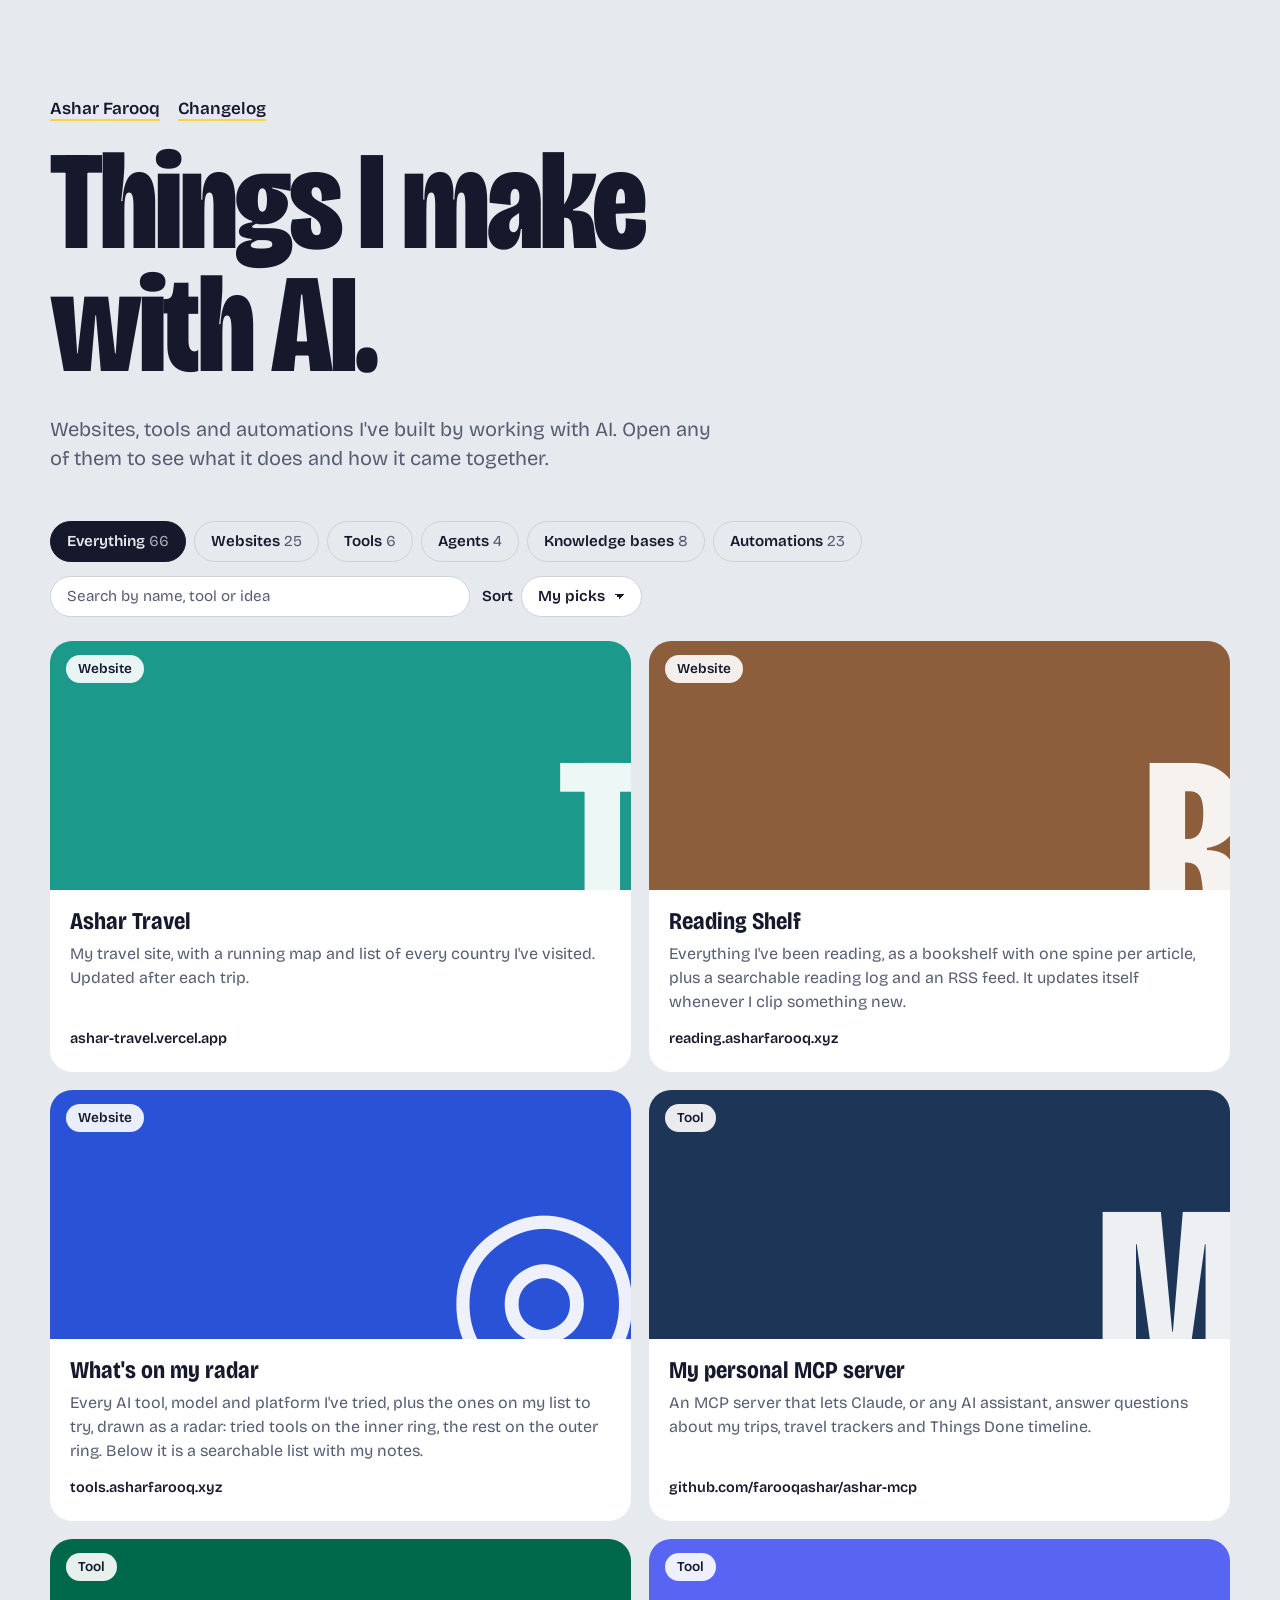
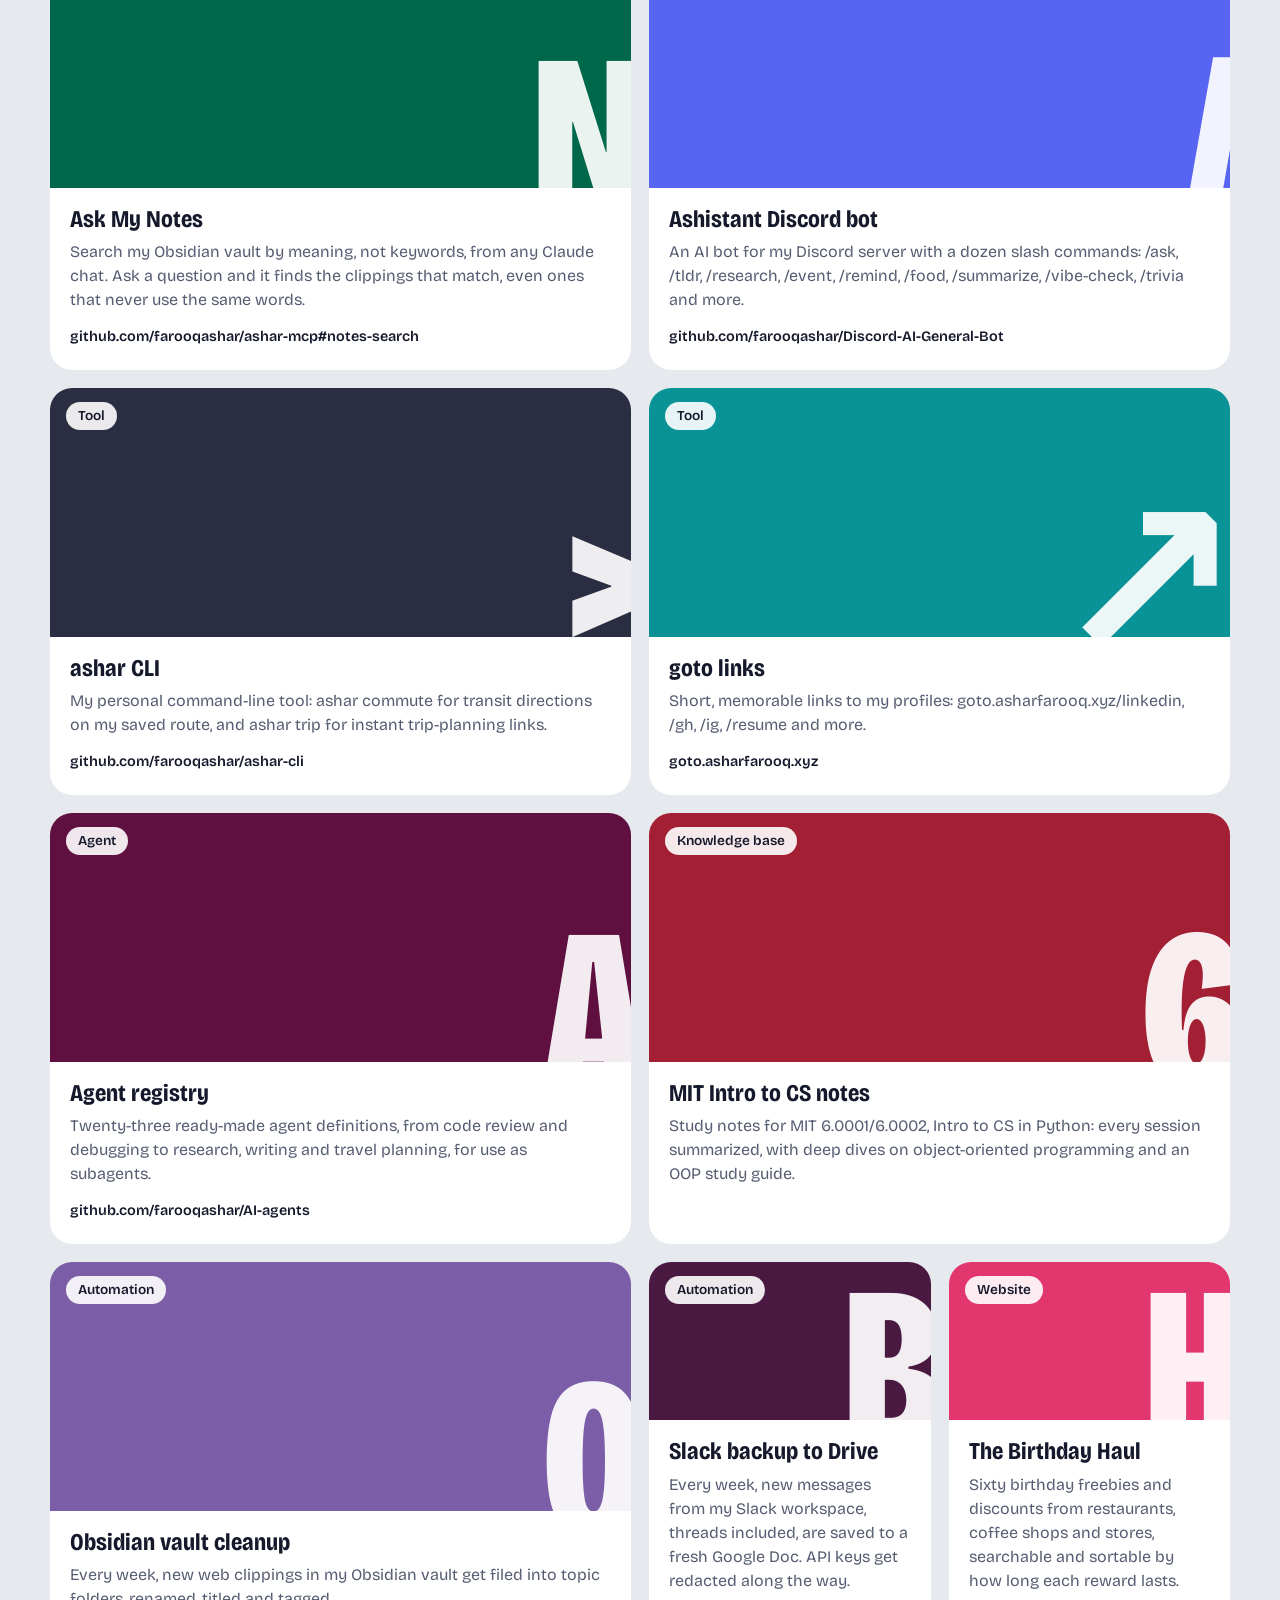
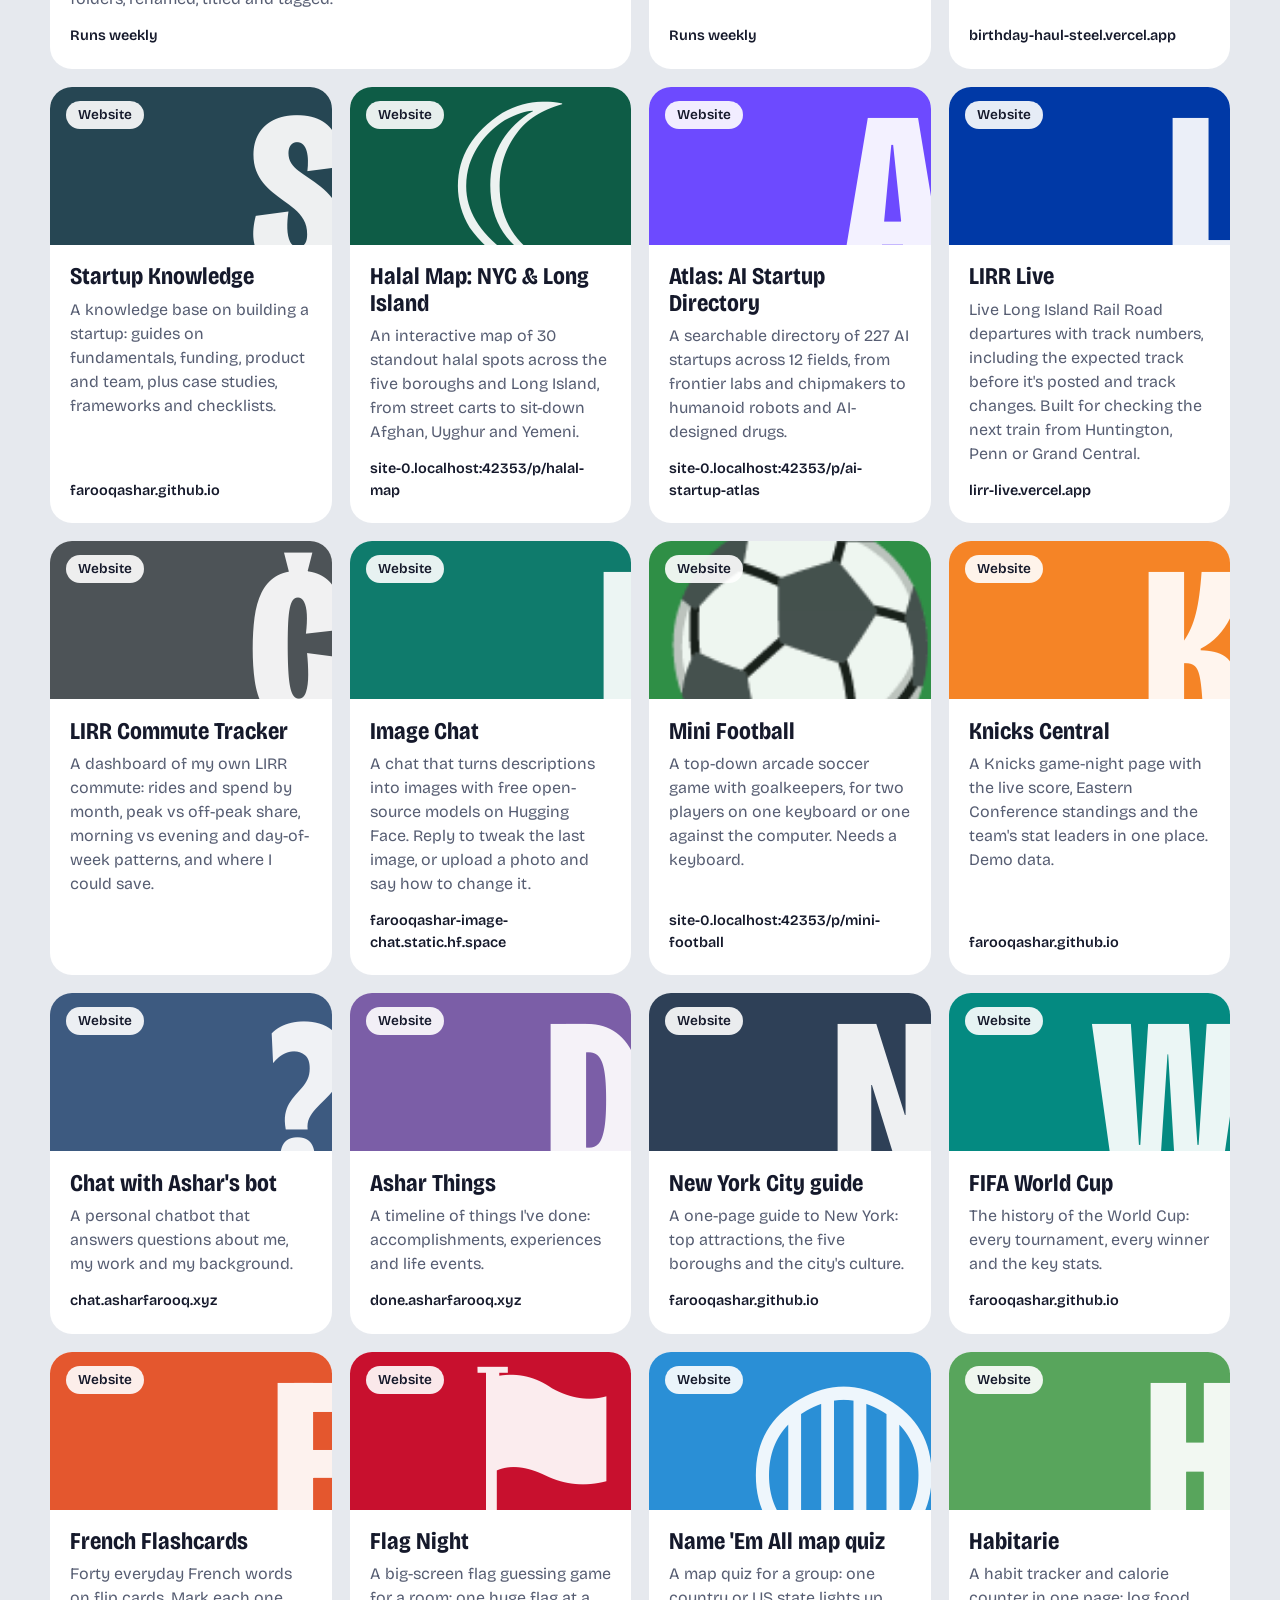
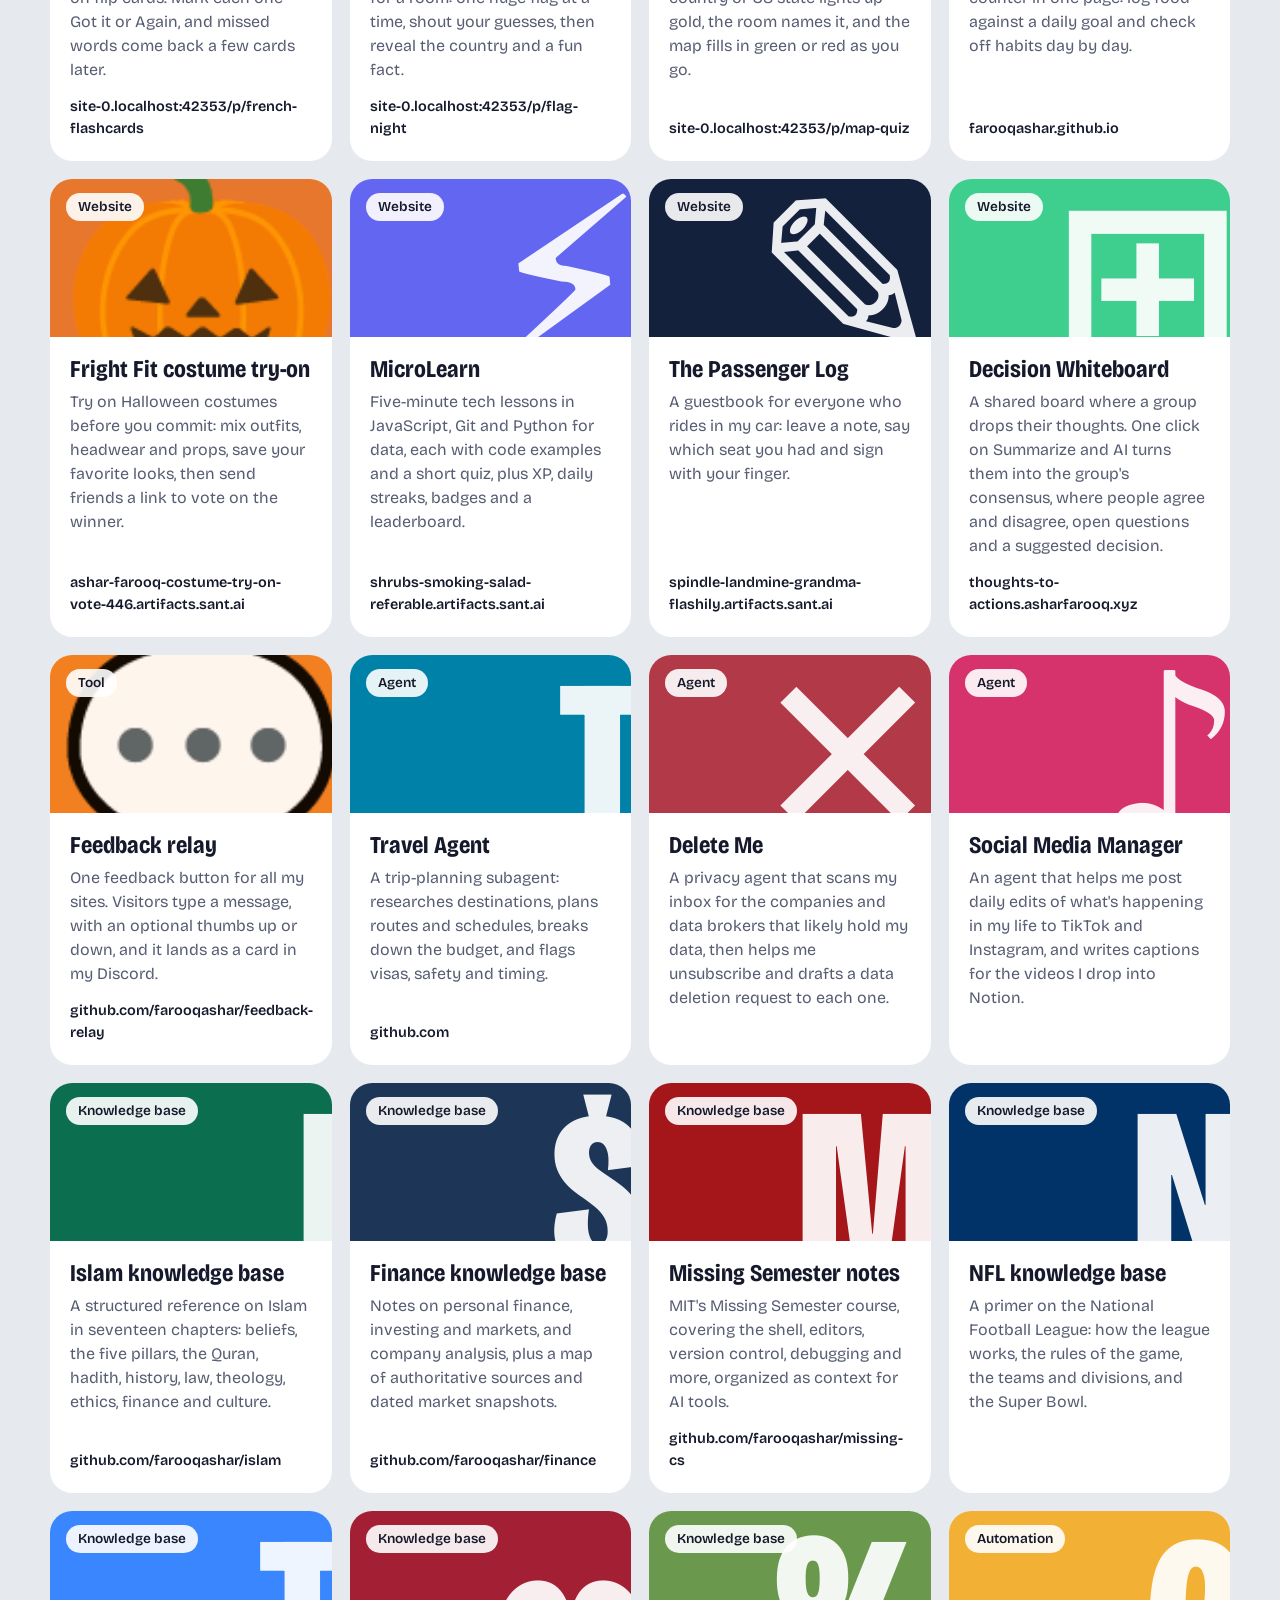
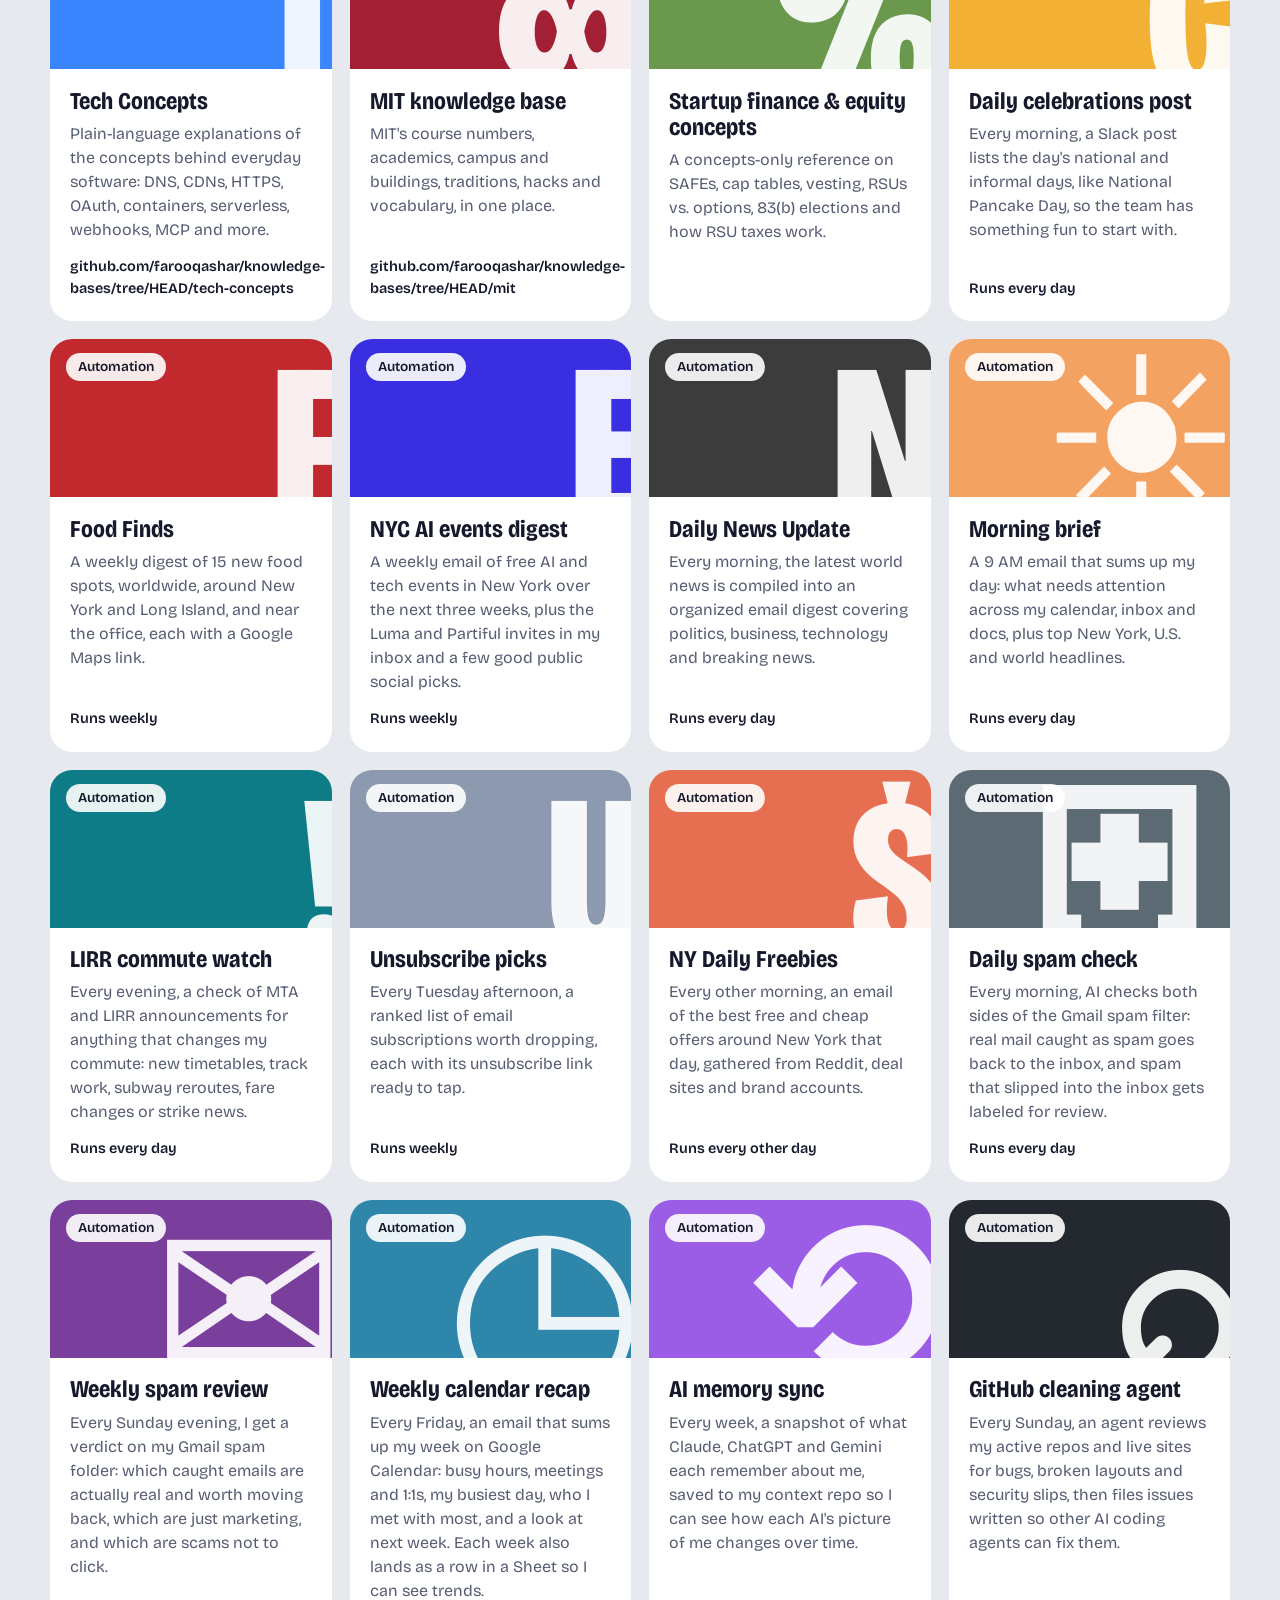
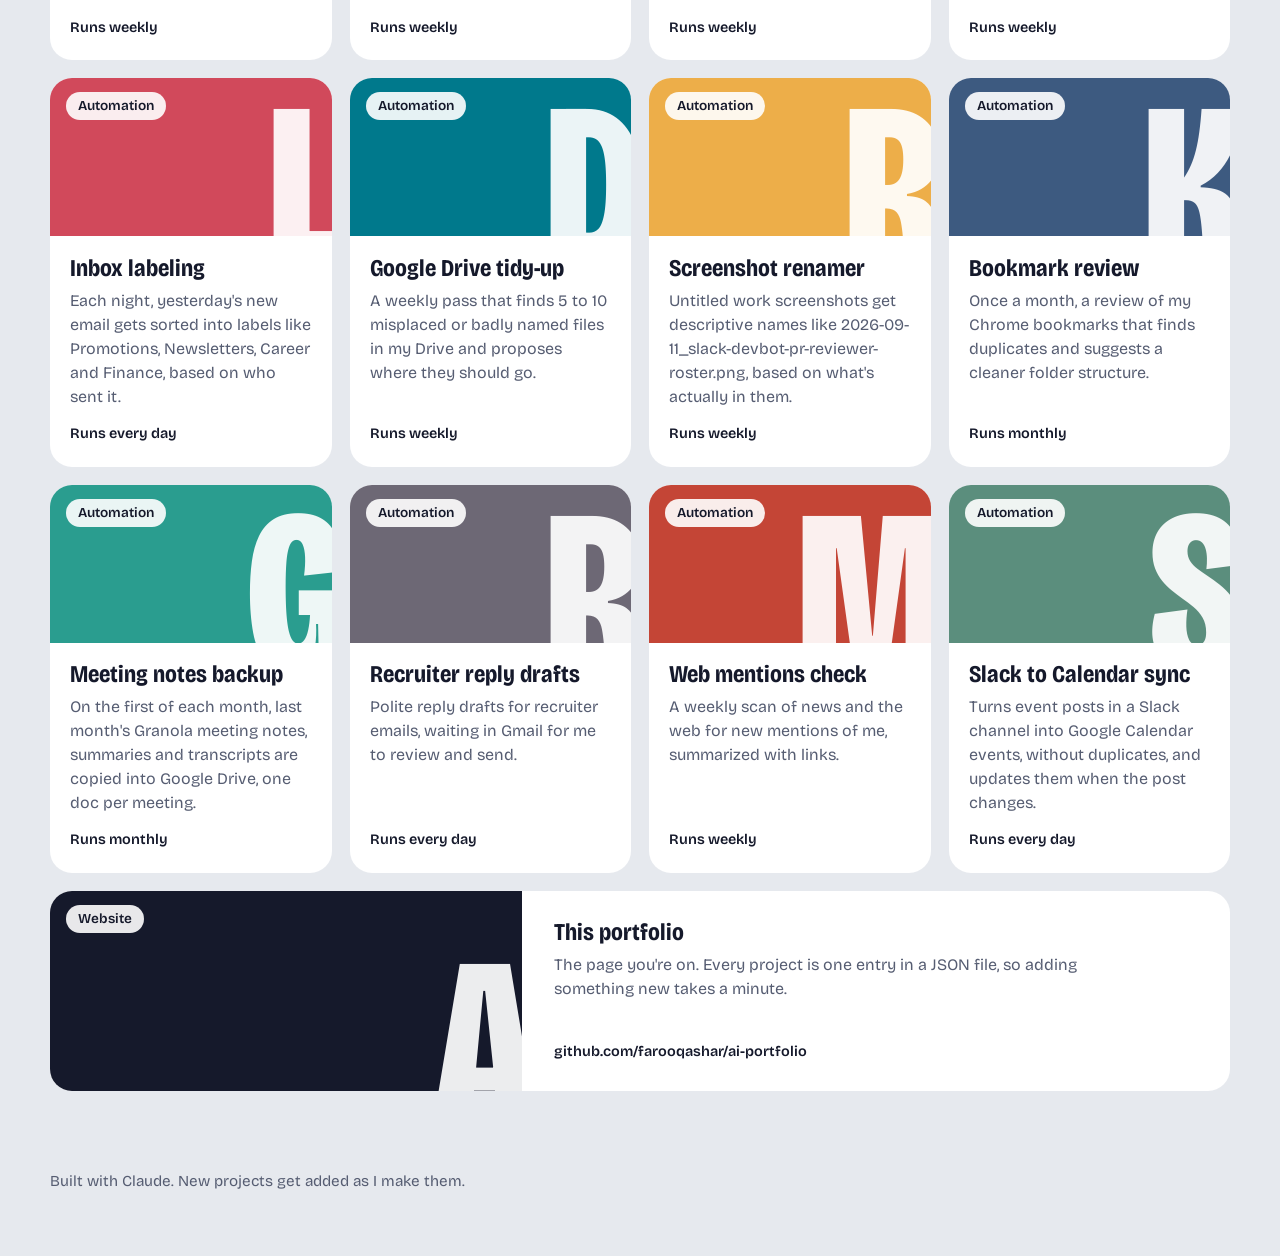
<file: index.html>
<!doctype html>
<html lang="en">
<head>
  <meta charset="utf-8">
  <meta name="viewport" content="width=device-width, initial-scale=1">
  <title>Made with AI by Ashar Farooq</title>
  <meta name="description" content="Websites, tools, agents, knowledge bases and automations Ashar Farooq has built with AI.">
  <link rel="preconnect" href="https://fonts.googleapis.com">
  <link rel="preconnect" href="https://fonts.gstatic.com" crossorigin>
  <link href="https://fonts.googleapis.com/css2?family=Bricolage+Grotesque:opsz,wdth,wght@12..96,75..100,300..800&display=swap" rel="stylesheet">
  <link rel="stylesheet" href="styles.css">
  <link rel="icon" href="data:image/svg+xml,%3Csvg xmlns='http://www.w3.org/2000/svg' viewBox='0 0 64 64'%3E%3Crect width='64' height='64' rx='14' fill='%233A2FE0'/%3E%3Ctext x='32' y='45' font-family='Arial' font-weight='700' font-size='36' text-anchor='middle' fill='%23FFD23F'%3EA%3C/text%3E%3C/svg%3E">
</head>
<body>
  <header class="intro">
    <p class="byline"><a href="https://ashar.vercel.app">Ashar Farooq</a> <a href="changelog/">Changelog</a></p>
    <h1 class="headline">Things I make<br>with AI.</h1>
    <p class="lede">Websites, tools and automations I've built by working with AI. Open any of them to see what it does and how it came together.</p>
  </header>

  <main>
    <nav class="filters" aria-label="Filter projects">
      <div role="group" id="filter-group"></div>
      <div class="tools-bar">
        <label class="search">
          <span class="visually-hidden">Search projects</span>
          <input type="search" id="search" placeholder="Search by name, tool or idea" autocomplete="off">
        </label>
        <label class="sort">
          <span>Sort</span>
          <select id="sort">
            <option value="picked">My picks</option>
            <option value="az">A to Z</option>
            <option value="za">Z to A</option>
            <option value="kind">By type</option>
          </select>
        </label>
      </div>
    </nav>

    <ul class="grid" id="grid"></ul>
    <p class="visually-hidden" role="status" id="results-status"></p>
    <p class="empty" id="empty" hidden>Nothing matches. Try another search or filter to see more projects.</p>
  </main>

  <footer class="foot">
    <p>Built with Claude. New projects get added as I make them.</p>
  </footer>

  <dialog id="detail" aria-labelledby="detail-title">
    <article class="detail">
      <div class="detail-cover" id="detail-cover" aria-hidden="true"></div>
      <div class="detail-body">
        <p class="detail-meta" id="detail-meta"></p>
        <h2 id="detail-title"></h2>
        <p id="detail-summary" class="detail-summary"></p>
        <h3>How it's built</h3>
        <p id="detail-notes"></p>
        <ul class="tools" id="detail-tools"></ul>
        <div class="detail-actions" id="detail-actions"></div>
      </div>
      <button class="close" id="detail-close" aria-label="Close">×</button>
    </article>
  </dialog>

  <script src="app.js"></script>
  <!-- Feedback widget (github.com/farooqashar/feedback-relay) -->
  <script src="https://feedback-relay.asharfarooq.workers.dev/widget.js" data-project="AI Portfolio" defer></script>
</body>
</html>
</file>
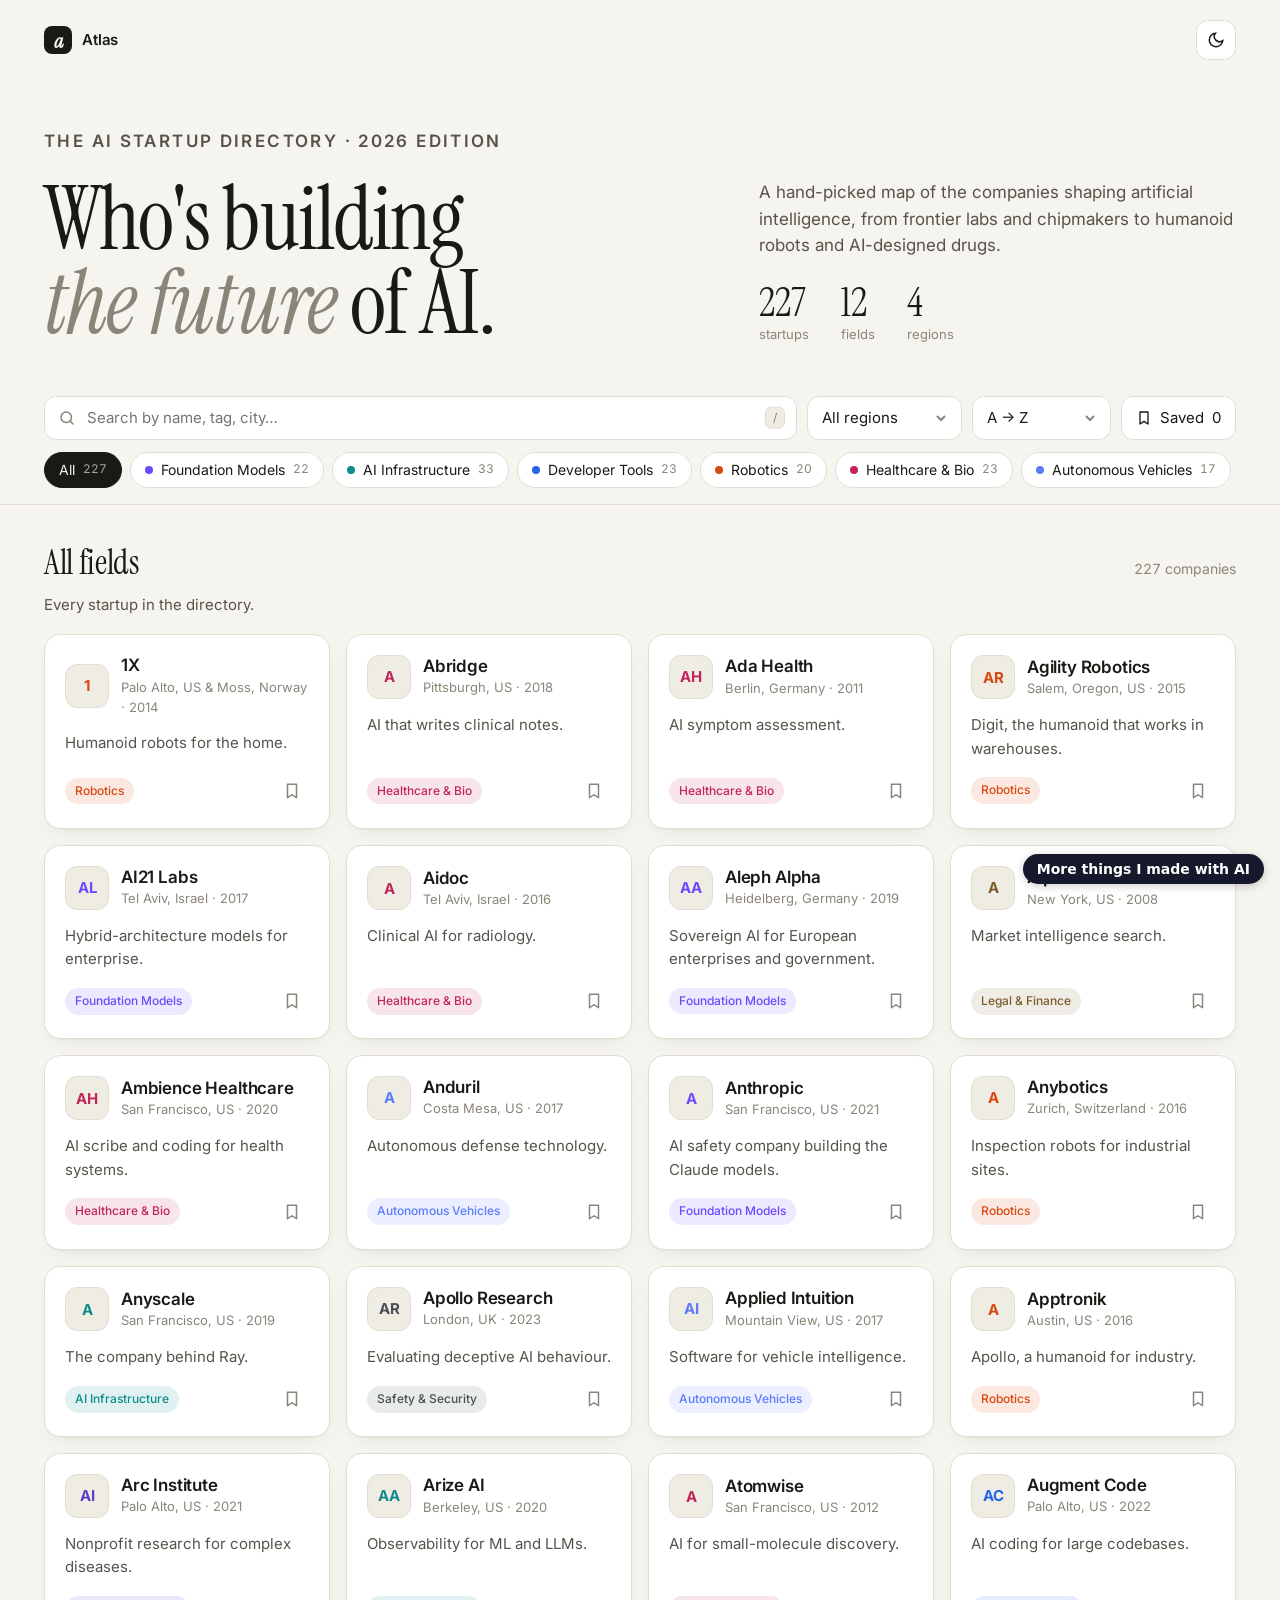
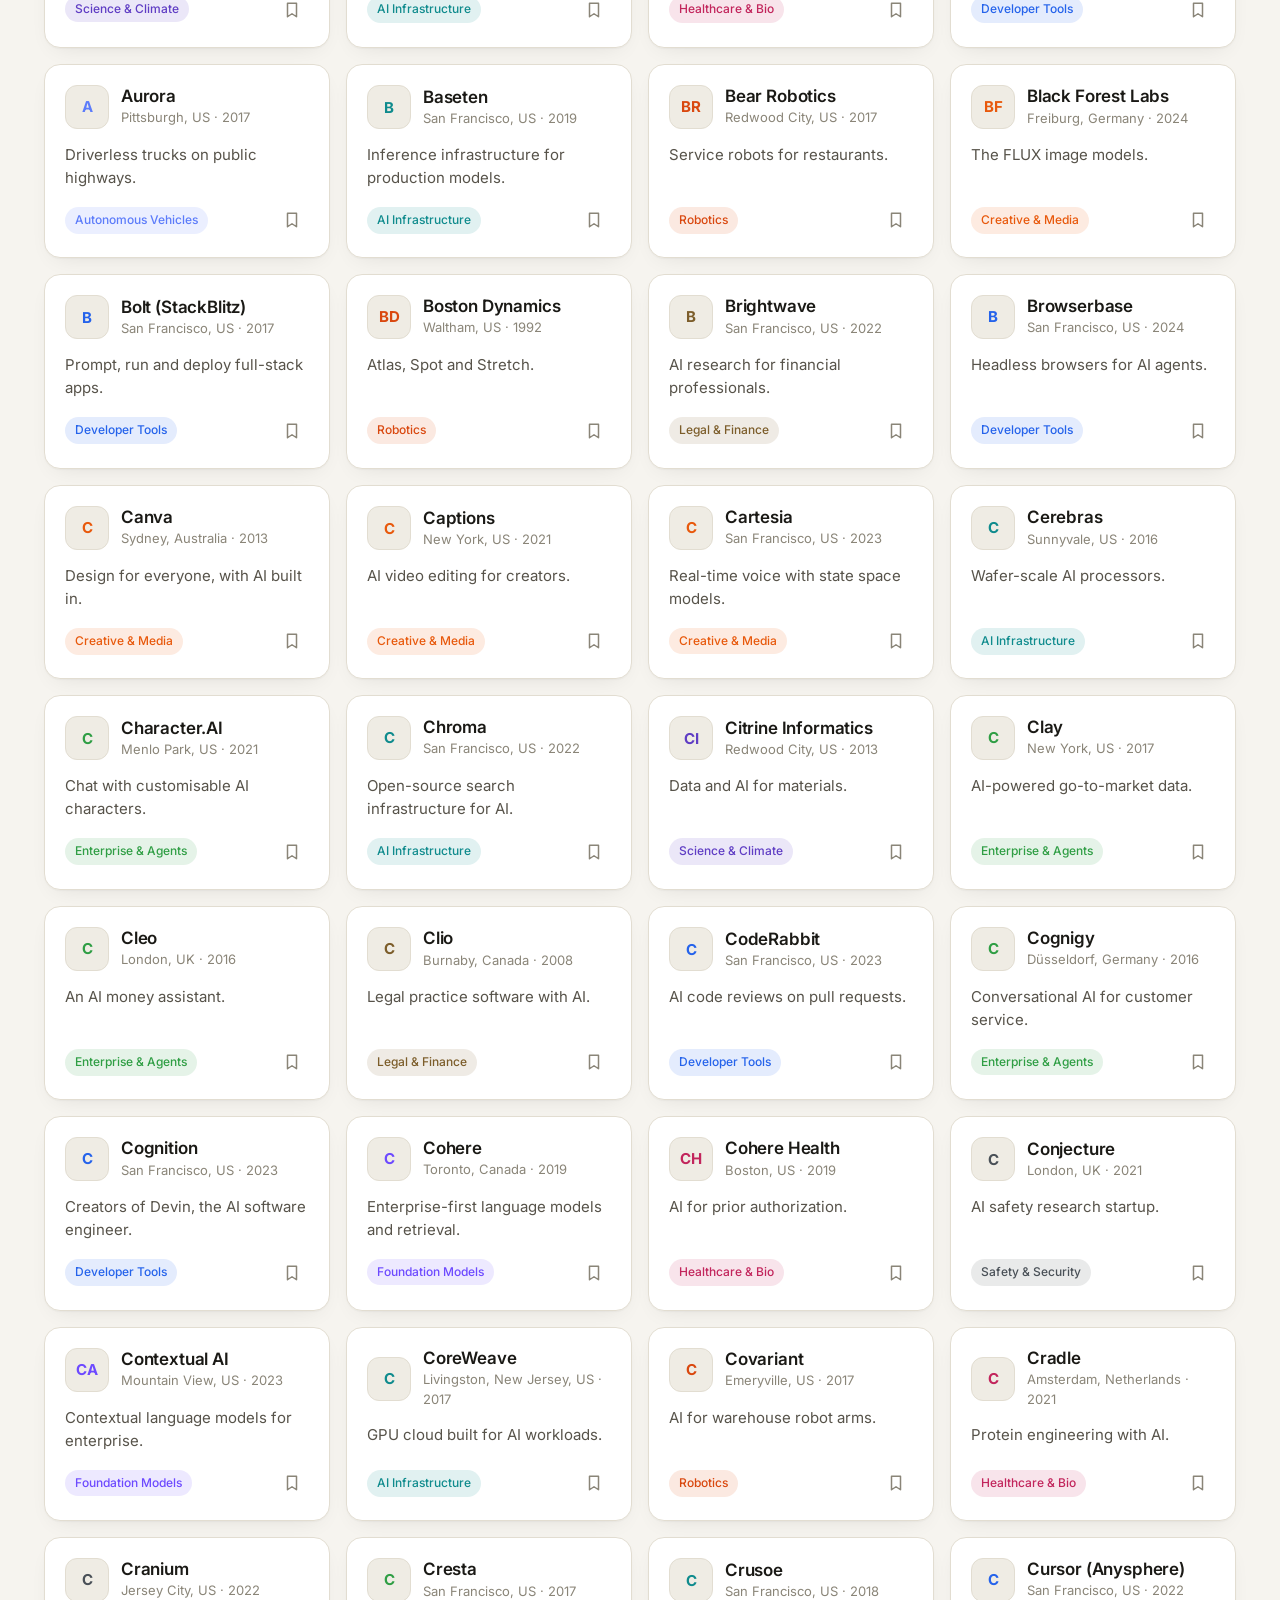
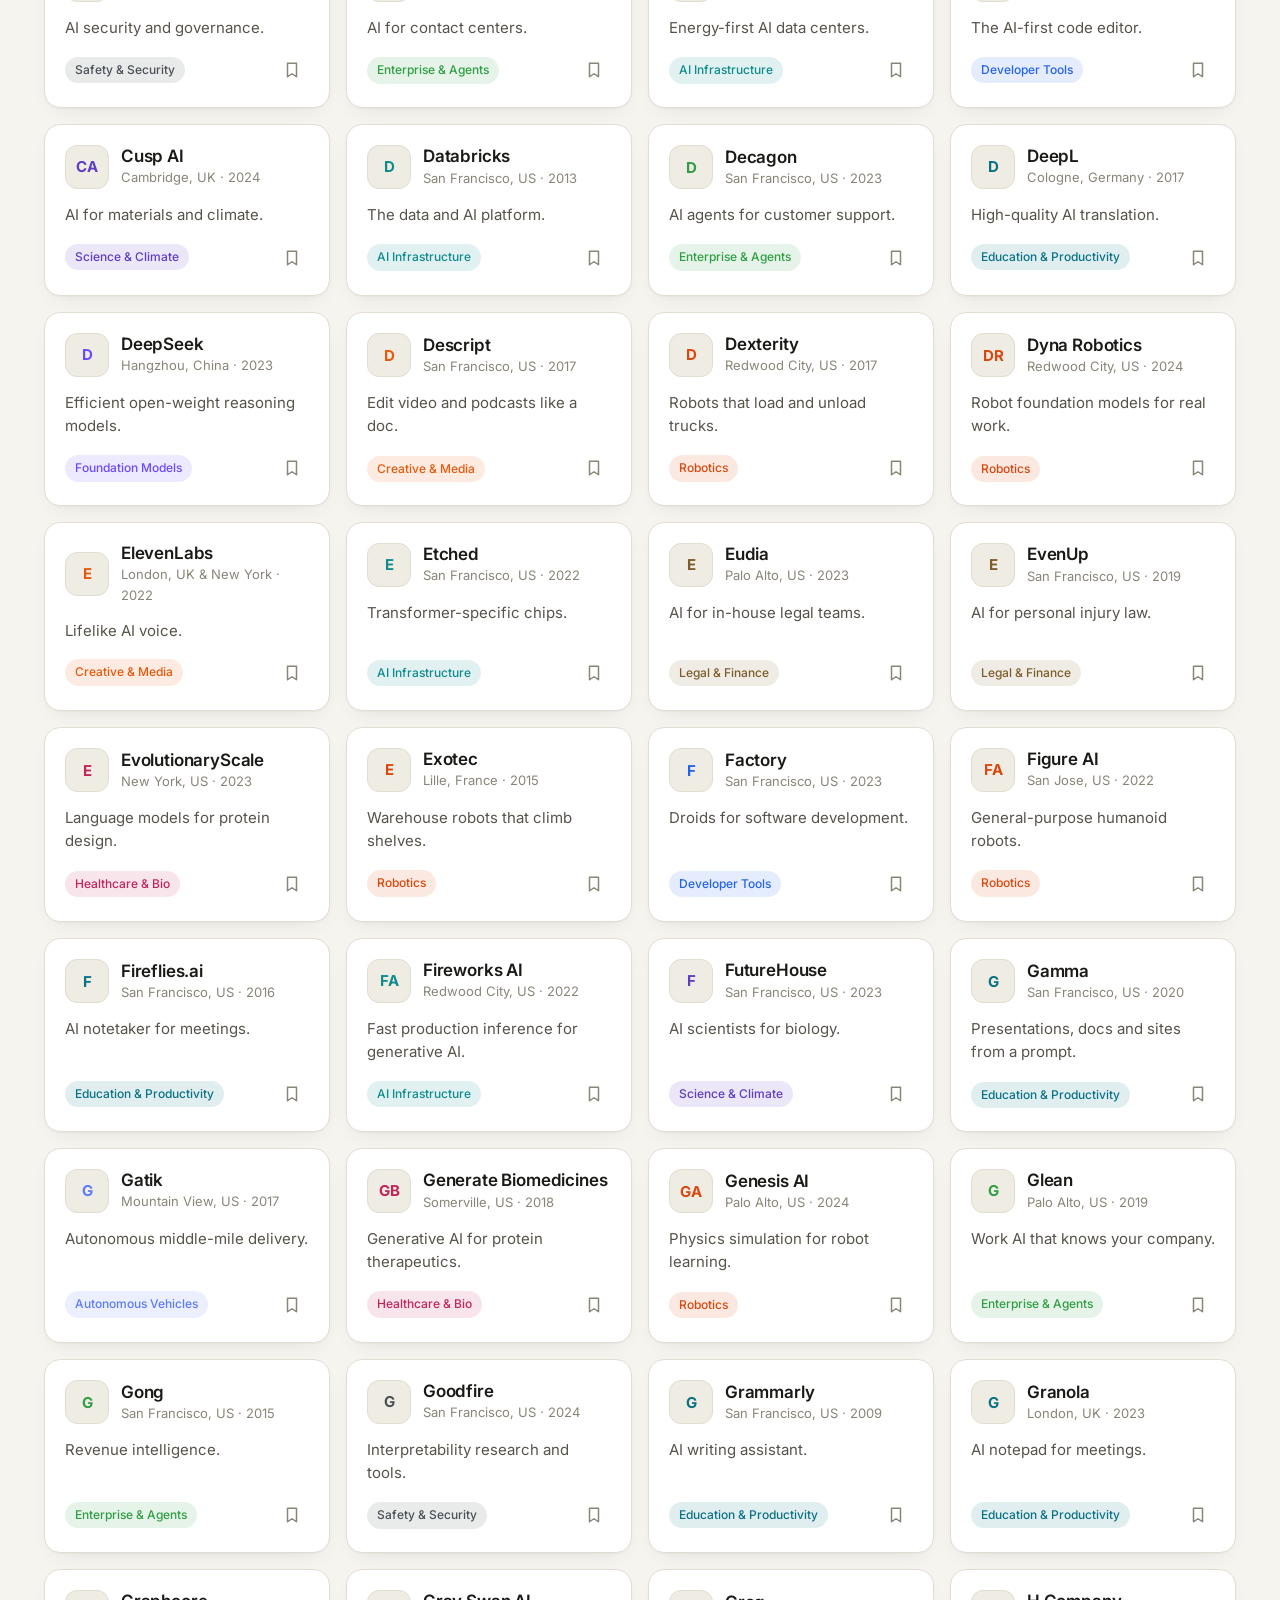
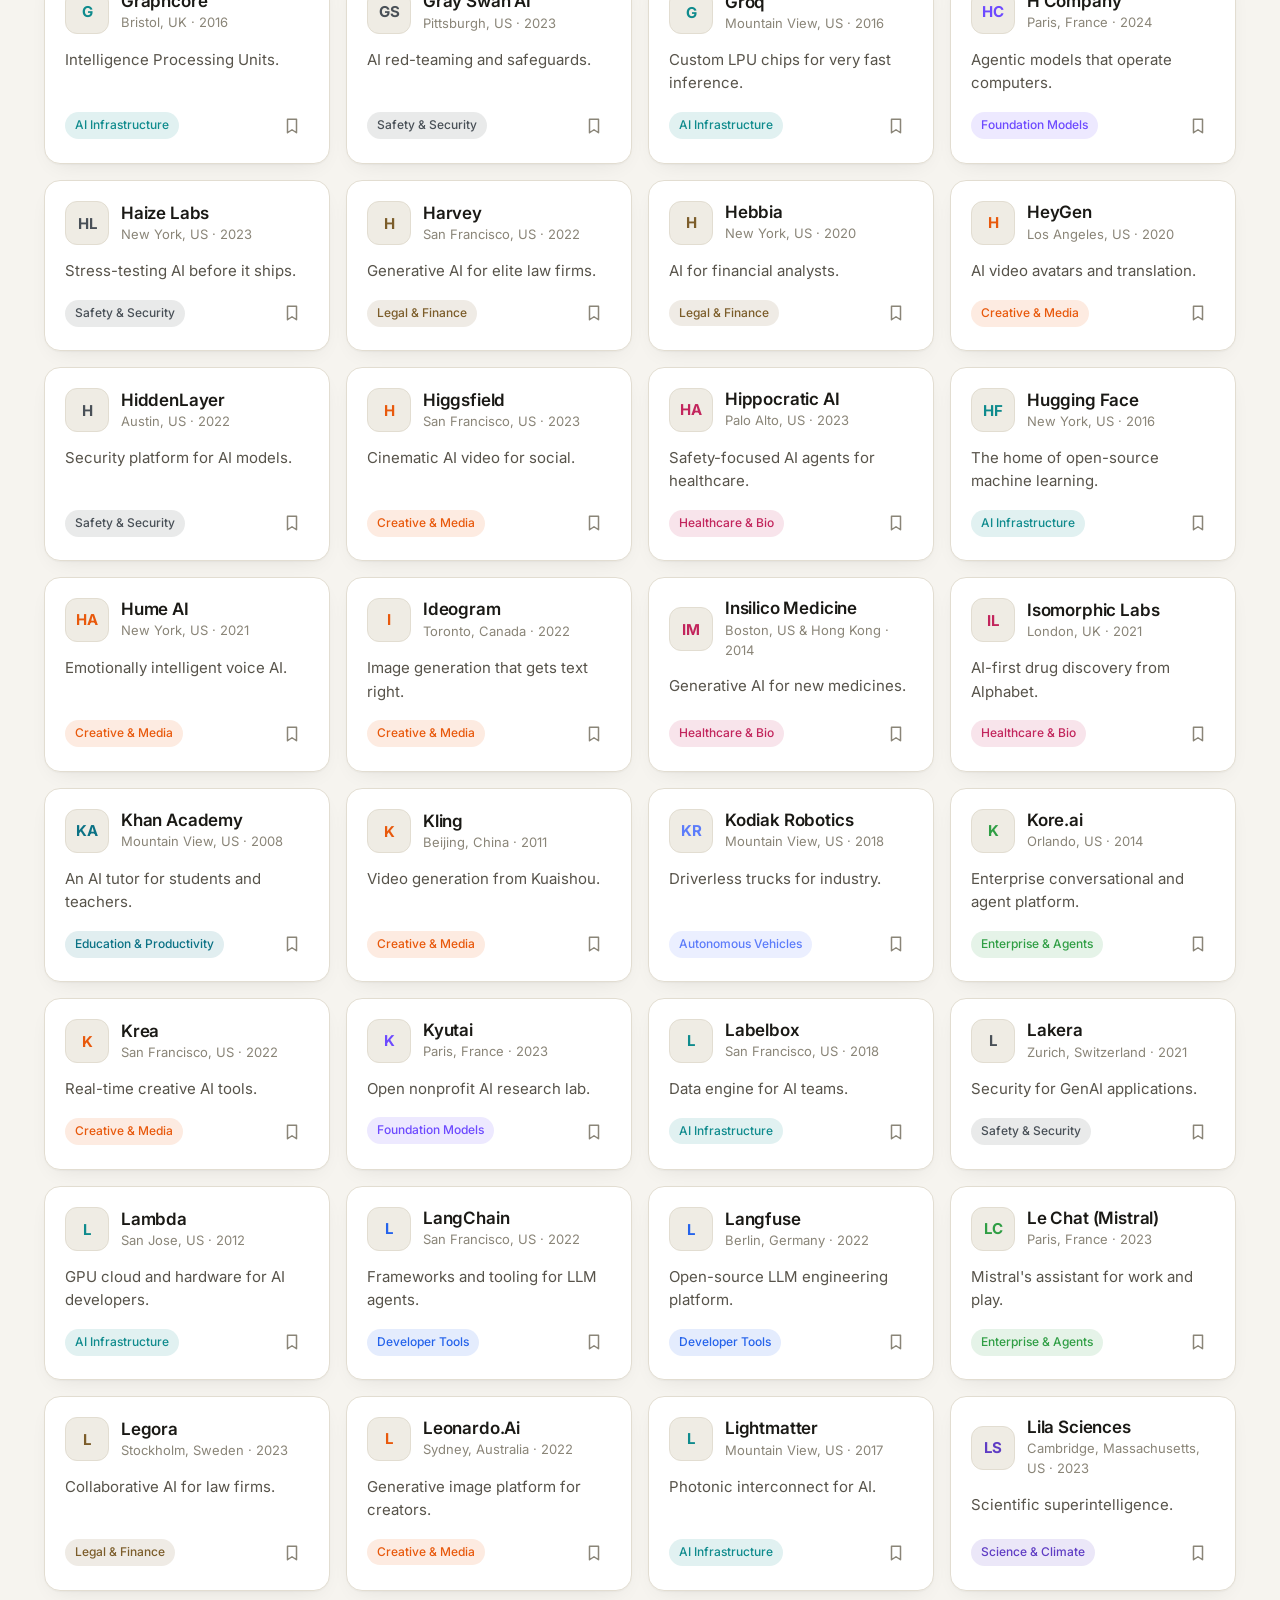
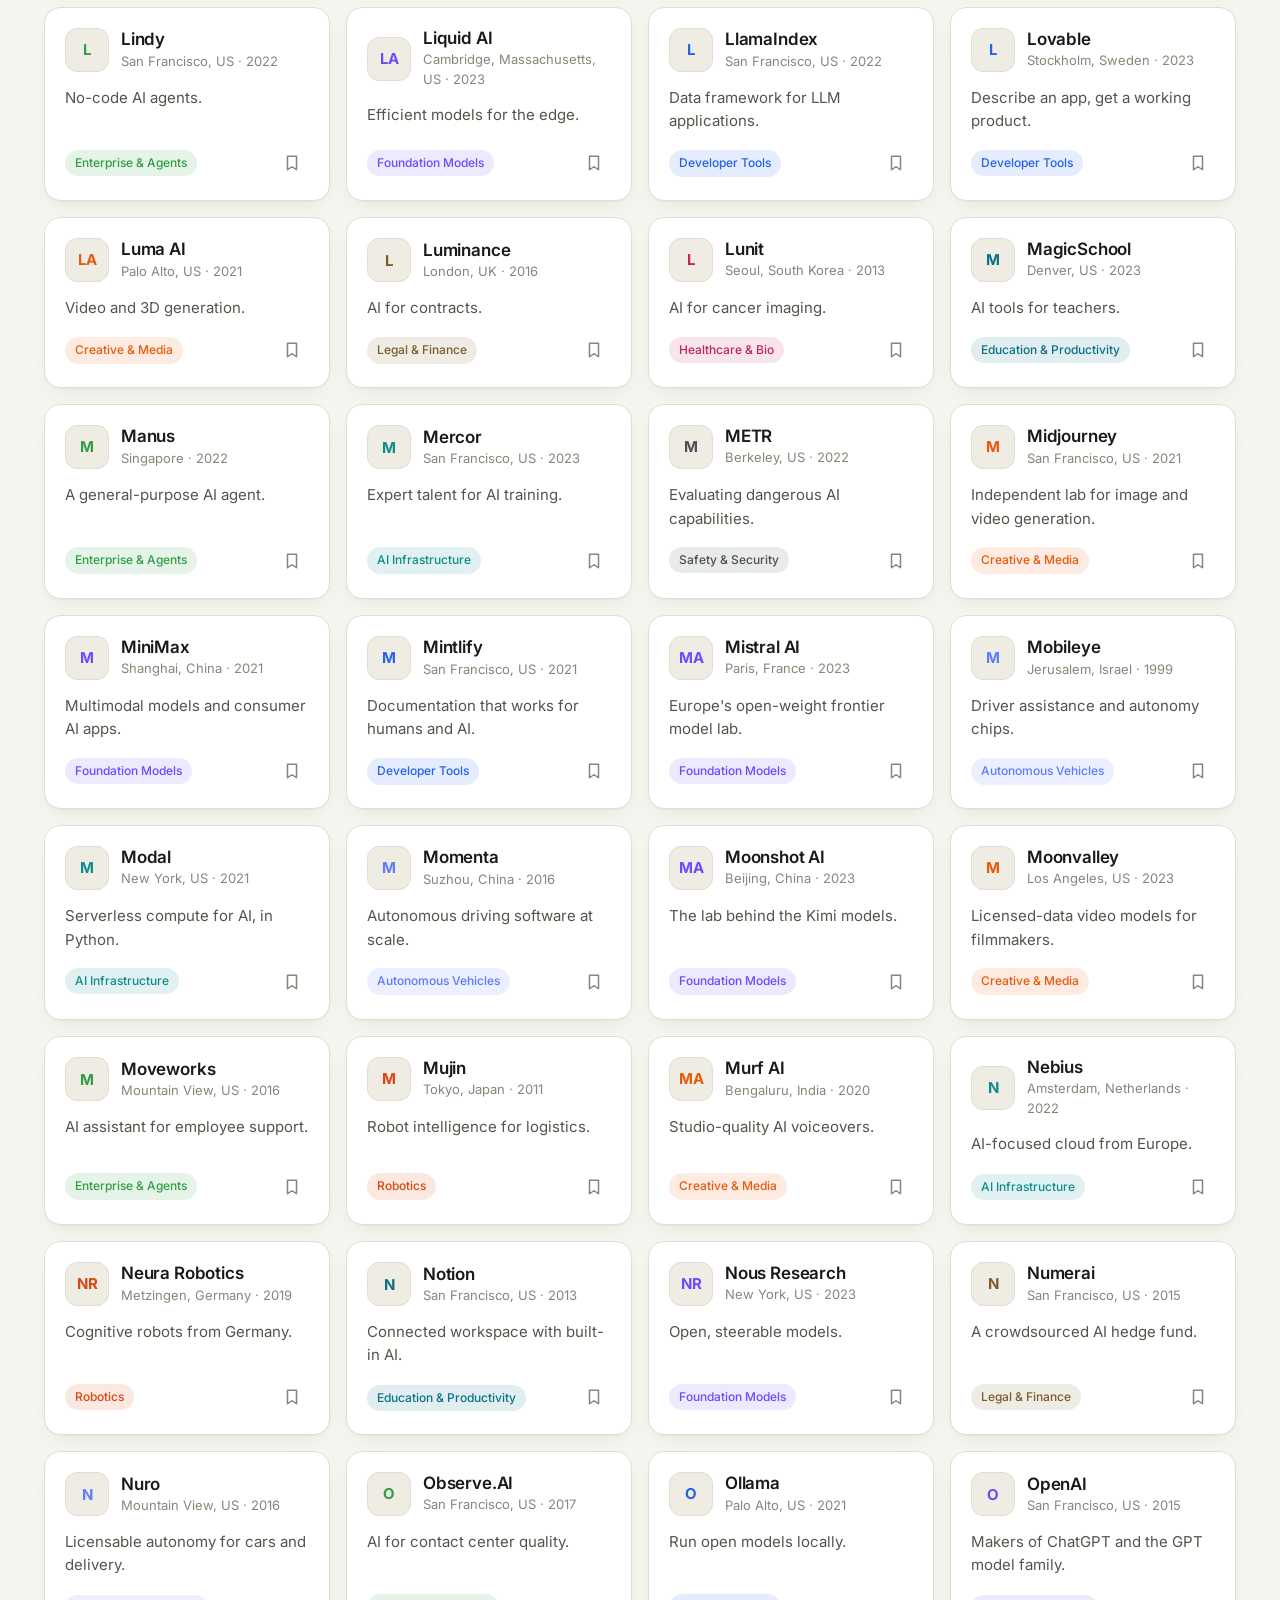
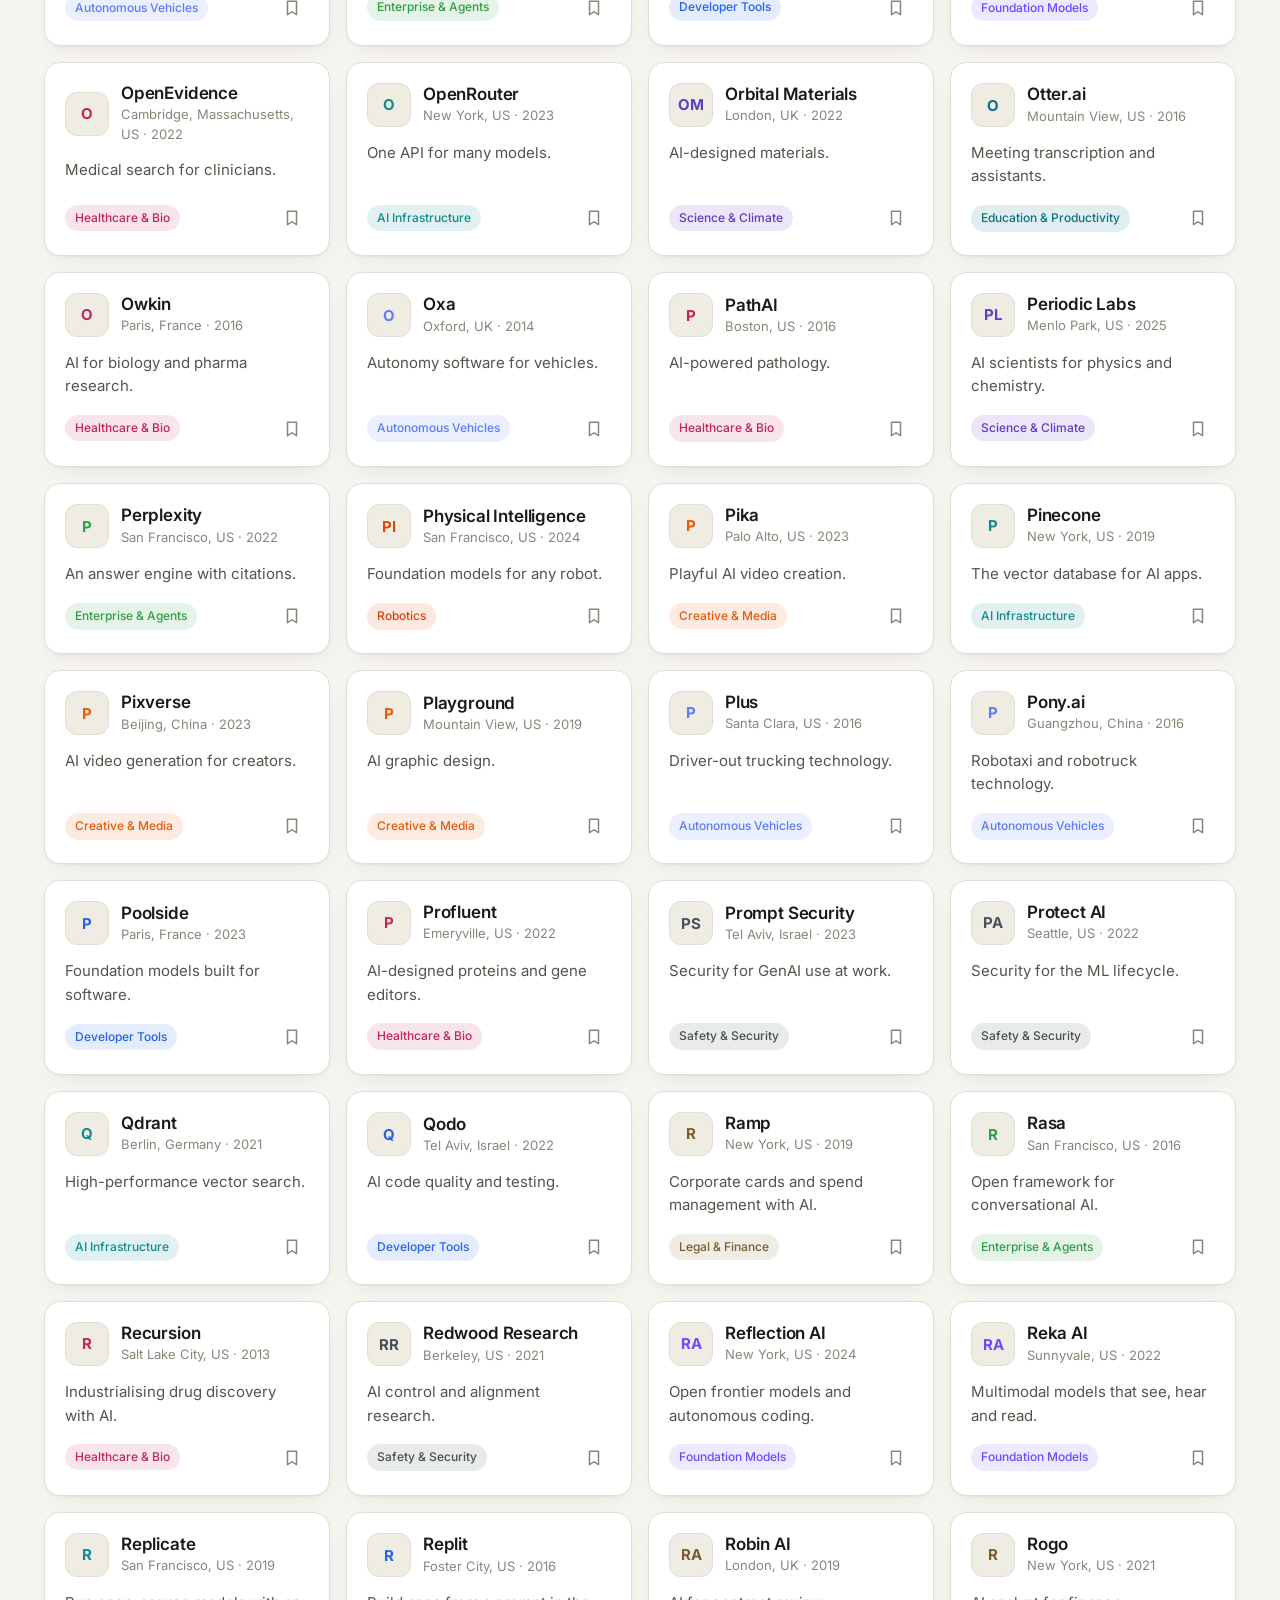
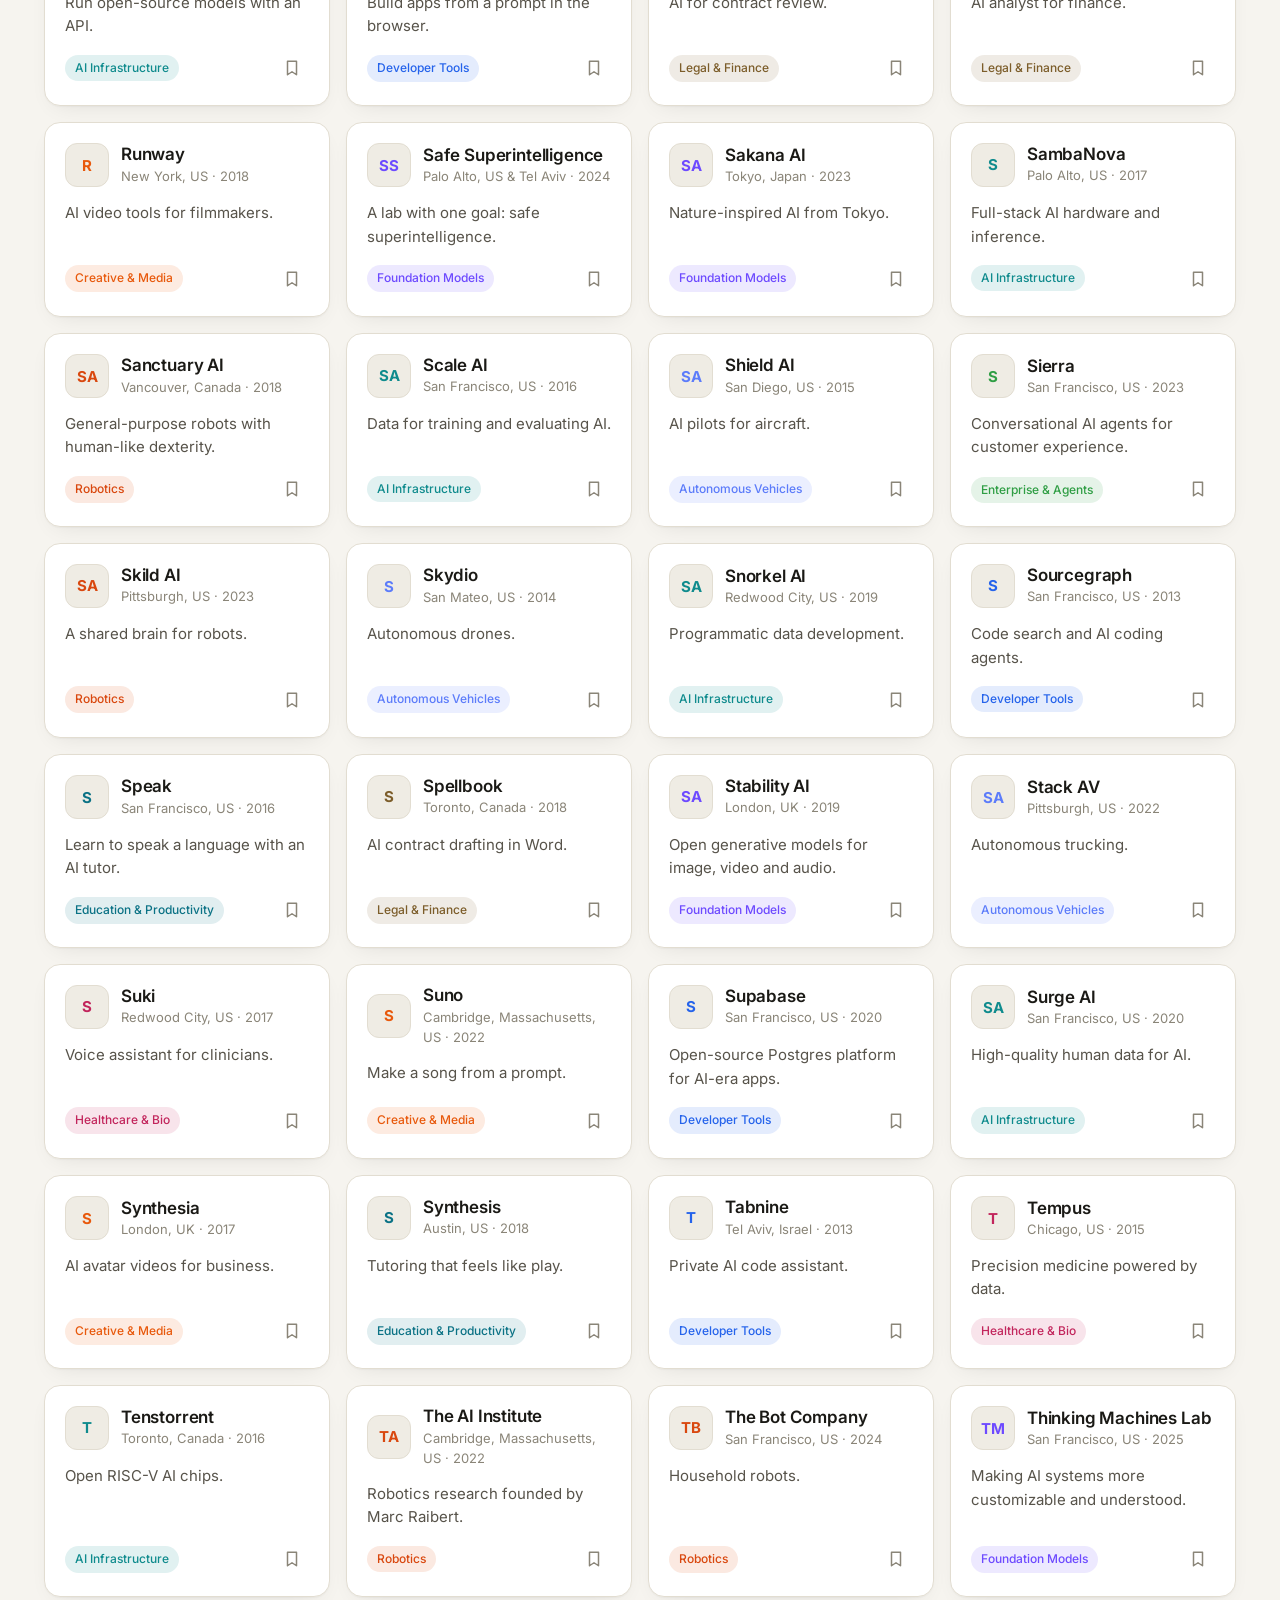
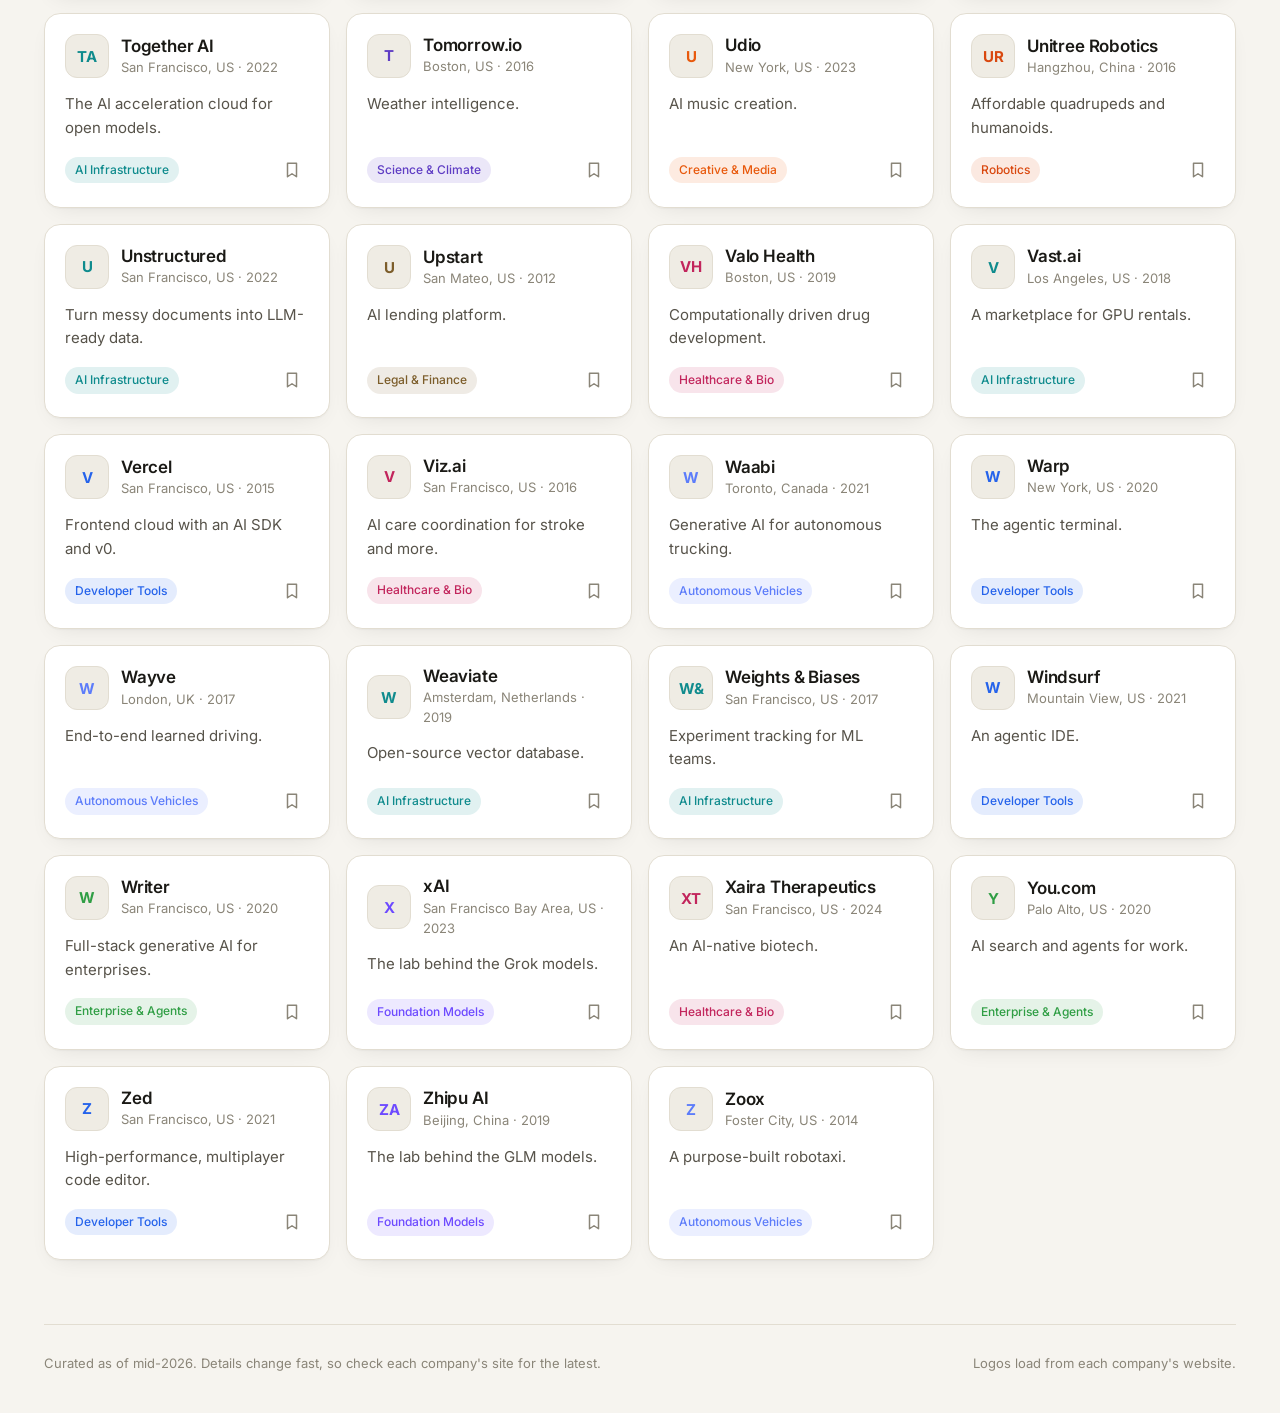
<file: p/ai-startup-atlas/index.html>
<!doctype html>
<html lang="en">
<head>
<meta charset="utf-8">
<meta name="viewport" content="width=device-width, initial-scale=1">
<title>Atlas — A Directory of AI Startups</title>
<meta name="description" content="A curated, searchable directory of AI startups across foundation models, infrastructure, robotics, healthcare and more.">
<link rel="preconnect" href="https://fonts.googleapis.com">
<link rel="preconnect" href="https://fonts.gstatic.com" crossorigin>
<link href="https://fonts.googleapis.com/css2?family=Instrument+Serif:ital@0;1&family=Inter:wght@400;500;600;700&display=swap" rel="stylesheet">
<style>
  :root {
    --bg: #f6f4ef; --surface: #ffffff; --surface-2: #efece4; --ink: #1a1915; --ink-2: #57534a; --ink-3: #8a8578;
    --line: #e2ddd1; --shadow: 0 1px 2px rgba(26,25,21,.04), 0 8px 24px -12px rgba(26,25,21,.12);
    --radius: 16px;
  }
  [data-theme="dark"] {
    --bg: #12110f; --surface: #1b1a17; --surface-2: #24221e; --ink: #f2efe8; --ink-2: #b6b0a3; --ink-3: #847e72;
    --line: #2f2d28; --shadow: 0 1px 2px rgba(0,0,0,.3), 0 10px 30px -12px rgba(0,0,0,.6);
  }
  * { box-sizing: border-box; }
  html { scroll-behavior: smooth; }
  body { margin: 0; background: var(--bg); color: var(--ink); font: 15px/1.55 Inter, system-ui, sans-serif; -webkit-font-smoothing: antialiased; transition: background .25s, color .25s; }
  a { color: inherit; }
  button, input, select { font: inherit; color: inherit; }
  :focus-visible { outline: 2px solid var(--ink); outline-offset: 2px; border-radius: 8px; }
  .wrap { max-width: 1240px; margin: 0 auto; padding: 0 24px; }
  .sr { position: absolute; width: 1px; height: 1px; overflow: hidden; clip: rect(0 0 0 0); }

  .topbar { display: flex; align-items: center; justify-content: space-between; padding: 20px 0; }
  .brand { display: flex; align-items: center; gap: 10px; font-weight: 600; letter-spacing: -.01em; text-decoration: none; }
  .brand-mark { width: 28px; height: 28px; border-radius: 8px; background: var(--ink); color: var(--bg); display: grid; place-items: center; font-family: "Instrument Serif", serif; font-size: 20px; font-style: italic; }
  .icon-btn { width: 40px; height: 40px; border-radius: 12px; border: 1px solid var(--line); background: var(--surface); display: grid; place-items: center; cursor: pointer; transition: transform .15s, border-color .15s; }
  .icon-btn:hover { border-color: var(--ink-3); }
  .icon-btn:active { transform: scale(.96); }
  .icon-btn svg { width: 18px; height: 18px; }

  .hero { padding: 48px 0 36px; display: grid; grid-template-columns: 1.4fr 1fr; gap: 48px; align-items: end; }
  .eyebrow { font-size: 12px; font-weight: 600; letter-spacing: .14em; text-transform: uppercase; color: var(--ink-3); margin: 0 0 18px; }
  h1 { font-family: "Instrument Serif", serif; font-weight: 400; font-size: clamp(44px, 7vw, 88px); line-height: .95; letter-spacing: -.02em; margin: 0; }
  h1 em { color: var(--ink-3); }
  .hero p { color: var(--ink-2); font-size: 17px; max-width: 46ch; margin: 0 0 24px; }
  .stats { display: flex; gap: 32px; }
  .stat b { display: block; font-family: "Instrument Serif", serif; font-weight: 400; font-size: 40px; line-height: 1; }
  .stat span { font-size: 13px; color: var(--ink-3); }

  .controls { position: sticky; top: 0; z-index: 20; background: color-mix(in srgb, var(--bg) 88%, transparent); backdrop-filter: blur(12px); -webkit-backdrop-filter: blur(12px); border-bottom: 1px solid var(--line); padding: 14px 0; }
  .row { display: flex; gap: 10px; align-items: center; flex-wrap: wrap; }
  .search { flex: 1 1 320px; position: relative; }
  .search svg { position: absolute; left: 14px; top: 50%; transform: translateY(-50%); width: 18px; height: 18px; color: var(--ink-3); pointer-events: none; }
  .search input { width: 100%; height: 44px; padding: 0 44px 0 42px; border-radius: 12px; border: 1px solid var(--line); background: var(--surface); outline: none; transition: border-color .15s, box-shadow .15s; }
  .search input:focus { border-color: var(--ink-3); box-shadow: 0 0 0 4px color-mix(in srgb, var(--ink) 8%, transparent); }
  .kbd { position: absolute; right: 12px; top: 50%; transform: translateY(-50%); font-size: 12px; color: var(--ink-3); border: 1px solid var(--line); border-radius: 6px; padding: 1px 7px; background: var(--surface-2); }
  .select { height: 44px; border-radius: 12px; border: 1px solid var(--line); background: var(--surface); padding: 0 36px 0 14px; appearance: none; cursor: pointer;
    background-image: url("data:image/svg+xml,%3Csvg xmlns='http://www.w3.org/2000/svg' width='12' height='12' fill='none' stroke='%238a8578' stroke-width='2'%3E%3Cpath d='M2 4l4 4 4-4'/%3E%3C/svg%3E"); background-repeat: no-repeat; background-position: right 14px center; }
  .toggle { height: 44px; display: inline-flex; align-items: center; gap: 8px; padding: 0 14px; border-radius: 12px; border: 1px solid var(--line); background: var(--surface); cursor: pointer; }
  .toggle[aria-pressed="true"] { background: var(--ink); color: var(--bg); border-color: var(--ink); }
  .toggle svg { width: 16px; height: 16px; }

  .chips { display: flex; gap: 8px; overflow-x: auto; padding: 12px 0 2px; scrollbar-width: none; }
  .chips::-webkit-scrollbar { display: none; }
  .chip { flex: none; display: inline-flex; align-items: center; gap: 8px; height: 36px; padding: 0 14px; border-radius: 999px; border: 1px solid var(--line); background: var(--surface); cursor: pointer; font-size: 14px; white-space: nowrap; transition: background .15s, border-color .15s, color .15s; }
  .chip:hover { border-color: var(--ink-3); }
  .chip .dot { width: 8px; height: 8px; border-radius: 50%; background: var(--c, var(--ink)); }
  .chip .n { font-size: 12px; color: var(--ink-3); font-variant-numeric: tabular-nums; }
  .chip[aria-pressed="true"] { background: var(--ink); color: var(--bg); border-color: var(--ink); }
  .chip[aria-pressed="true"] .n { color: color-mix(in srgb, var(--bg) 65%, transparent); }

  .results-head { display: flex; justify-content: space-between; align-items: baseline; gap: 16px; padding: 32px 0 18px; flex-wrap: wrap; }
  .results-head h2 { font-family: "Instrument Serif", serif; font-weight: 400; font-size: 34px; margin: 0; letter-spacing: -.01em; }
  .results-head p { margin: 4px 0 0; color: var(--ink-2); }
  .count { color: var(--ink-3); font-size: 14px; font-variant-numeric: tabular-nums; }

  .grid { display: grid; grid-template-columns: repeat(auto-fill, minmax(280px, 1fr)); gap: 16px; padding-bottom: 64px; }
  .card { position: relative; display: flex; flex-direction: column; gap: 14px; text-align: left; padding: 20px; border-radius: var(--radius); background: var(--surface); border: 1px solid var(--line); box-shadow: var(--shadow); cursor: pointer; transition: transform .2s ease, border-color .2s, box-shadow .2s; animation: rise .35s ease both; }
  .card:hover { transform: translateY(-3px); border-color: color-mix(in srgb, var(--c) 45%, var(--line)); }
  .card::before { content: ""; position: absolute; inset: 0 0 auto; height: 3px; border-radius: var(--radius) var(--radius) 0 0; background: var(--c); opacity: 0; transition: opacity .2s; }
  .card:hover::before { opacity: 1; }
  @keyframes rise { from { opacity: 0; transform: translateY(8px); } }
  .card-top { display: flex; gap: 12px; align-items: center; }
  .logo { flex: none; width: 44px; height: 44px; border-radius: 12px; background: var(--surface-2); border: 1px solid var(--line); display: grid; place-items: center; overflow: hidden; font-weight: 700; color: var(--c); }
  .logo img { width: 26px; height: 26px; object-fit: contain; }
  .card h3 { margin: 0; font-size: 17px; font-weight: 600; letter-spacing: -.01em; line-height: 1.25; }
  .meta { font-size: 13px; color: var(--ink-3); }
  .tagline { margin: 0; color: var(--ink-2); flex: 1; }
  .card-foot { display: flex; justify-content: space-between; align-items: center; gap: 8px; }
  .field-pill { display: inline-flex; align-items: center; gap: 6px; font-size: 12px; font-weight: 500; padding: 4px 10px; border-radius: 999px; color: var(--c); background: color-mix(in srgb, var(--c) 12%, transparent); }
  [data-theme="dark"] .field-pill { color: color-mix(in srgb, var(--c) 60%, white); }
  .save { width: 34px; height: 34px; border-radius: 10px; border: 1px solid transparent; background: none; display: grid; place-items: center; cursor: pointer; color: var(--ink-3); transition: color .15s, background .15s; }
  .save:hover { background: var(--surface-2); color: var(--ink); }
  .save[aria-pressed="true"] { color: #e8590c; }
  .save svg { width: 18px; height: 18px; }
  .save[aria-pressed="true"] svg { fill: currentColor; }

  .empty { grid-column: 1 / -1; text-align: center; padding: 72px 24px; border: 1px dashed var(--line); border-radius: var(--radius); color: var(--ink-2); }
  .empty h3 { font-family: "Instrument Serif", serif; font-weight: 400; font-size: 30px; margin: 0 0 8px; color: var(--ink); }
  .btn { display: inline-flex; align-items: center; gap: 8px; height: 42px; padding: 0 18px; border-radius: 12px; border: 1px solid var(--ink); background: var(--ink); color: var(--bg); cursor: pointer; text-decoration: none; font-weight: 500; transition: opacity .15s; }
  .btn:hover { opacity: .88; }
  .btn.ghost { background: transparent; color: var(--ink); border-color: var(--line); }

  dialog { border: none; padding: 0; border-radius: 22px; width: min(620px, calc(100vw - 32px)); background: var(--surface); color: var(--ink); box-shadow: 0 30px 80px -20px rgba(0,0,0,.45); }
  dialog::backdrop { background: rgba(18,17,15,.45); backdrop-filter: blur(4px); }
  dialog[open] { animation: pop .22s ease; }
  @keyframes pop { from { opacity: 0; transform: translateY(12px) scale(.98); } }
  .d-band { height: 8px; background: var(--c); }
  .d-body { padding: 28px; }
  .d-head { display: flex; gap: 16px; align-items: center; margin-bottom: 18px; }
  .d-head .logo { width: 60px; height: 60px; border-radius: 16px; font-size: 22px; }
  .d-head .logo img { width: 36px; height: 36px; }
  .d-head h2 { font-family: "Instrument Serif", serif; font-weight: 400; font-size: 38px; line-height: 1; margin: 0 0 6px; }
  .d-close { position: absolute; top: 18px; right: 18px; }
  .d-tagline { font-size: 18px; margin: 0 0 10px; }
  .d-desc { color: var(--ink-2); margin: 0 0 22px; }
  .facts { display: grid; grid-template-columns: repeat(3, 1fr); gap: 1px; background: var(--line); border: 1px solid var(--line); border-radius: 14px; overflow: hidden; margin: 0 0 20px; }
  .facts div { background: var(--surface); padding: 12px 14px; }
  .facts dt { font-size: 12px; color: var(--ink-3); }
  .facts dd { margin: 2px 0 0; font-weight: 500; }
  .tags { display: flex; flex-wrap: wrap; gap: 6px; margin-bottom: 24px; }
  .tag { font-size: 13px; padding: 4px 10px; border-radius: 8px; background: var(--surface-2); color: var(--ink-2); border: none; cursor: pointer; }
  .tag:hover { color: var(--ink); }
  .d-actions { display: flex; gap: 10px; flex-wrap: wrap; }

  footer { border-top: 1px solid var(--line); padding: 28px 0 40px; color: var(--ink-3); font-size: 13px; display: flex; justify-content: space-between; gap: 16px; flex-wrap: wrap; }

  @media (max-width: 820px) {
    .hero { grid-template-columns: 1fr; gap: 24px; padding-top: 24px; }
    .stats { gap: 24px; }
    .kbd { display: none; }
    .select, .toggle { flex: 1 1 auto; }
    .facts { grid-template-columns: 1fr 1fr; }
  }
  @media (prefers-reduced-motion: reduce) {
    *, *::before { animation: none !important; transition: none !important; scroll-behavior: auto !important; }
  }
</style>
</head>
<body>
  <div class="wrap">
    <header class="topbar">
      <a class="brand" href="#" aria-label="Atlas home"><span class="brand-mark" aria-hidden="true">a</span> Atlas</a>
      <button class="icon-btn" id="themeBtn" aria-label="Toggle dark mode">
        <svg viewBox="0 0 24 24" fill="none" stroke="currentColor" stroke-width="2" stroke-linecap="round" aria-hidden="true"><path d="M21 12.8A9 9 0 1 1 11.2 3a7 7 0 0 0 9.8 9.8z"/></svg>
      </button>
    </header>

    <section class="hero">
      <div>
        <p class="eyebrow">The AI startup directory · 2026 edition</p>
        <h1>Who's building<br><em>the future</em> of AI.</h1>
      </div>
      <div>
        <p>A hand-picked map of the companies shaping artificial intelligence, from frontier labs and chipmakers to humanoid robots and AI-designed drugs.</p>
        <div class="stats" id="stats"></div>
      </div>
    </section>
  </div>

  <div class="controls">
    <div class="wrap">
      <div class="row">
        <label class="search">
          <span class="sr">Search startups</span>
          <svg viewBox="0 0 24 24" fill="none" stroke="currentColor" stroke-width="2" stroke-linecap="round" aria-hidden="true"><circle cx="11" cy="11" r="7"/><path d="M20 20l-3.5-3.5"/></svg>
          <input id="q" type="search" placeholder="Search by name, tag, city…" autocomplete="off">
          <span class="kbd" aria-hidden="true">/</span>
        </label>
        <label><span class="sr">Region</span><select class="select" id="region"></select></label>
        <label><span class="sr">Sort by</span>
          <select class="select" id="sort">
            <option value="az">A → Z</option>
            <option value="new">Newest first</option>
            <option value="old">Oldest first</option>
          </select>
        </label>
        <button class="toggle" id="savedBtn" aria-pressed="false">
          <svg viewBox="0 0 24 24" fill="none" stroke="currentColor" stroke-width="2" stroke-linejoin="round" aria-hidden="true"><path d="M6 3h12v18l-6-4-6 4z"/></svg>
          Saved <span id="savedCount">0</span>
        </button>
      </div>
      <div class="chips" id="chips" role="toolbar" aria-label="Filter by field"></div>
    </div>
  </div>

  <main class="wrap">
    <div class="results-head">
      <div>
        <h2 id="title">All fields</h2>
        <p id="blurb">Every startup in the directory.</p>
      </div>
      <span class="count" id="count" aria-live="polite"></span>
    </div>
    <div class="grid" id="grid"></div>
  </main>

  <div class="wrap">
    <footer>
      <span>Curated as of mid-2026. Details change fast, so check each company's site for the latest.</span>
      <span>Logos load from each company's website.</span>
    </footer>
  </div>

  <dialog id="dlg" aria-labelledby="dName"></dialog>

<script src="data.js"></script>
<script>
  const FIELDS = window.FIELDS, STARTUPS = window.STARTUPS;
  const fieldById = Object.fromEntries(FIELDS.map(f => [f.id, f]));
  const $ = id => document.getElementById(id);

  // Session-only state; nothing is persisted.
  const state = { q: "", field: "all", region: "all", sort: "az", savedOnly: false, saved: new Set() };

  const esc = s => String(s).replace(/[&<>"']/g, c => ({ "&": "&amp;", "<": "&lt;", ">": "&gt;", '"': "&quot;", "'": "&#39;" }[c]));
  const initials = n => n.replace(/\(.*\)/, "").trim().split(/\s+/).slice(0, 2).map(w => w[0]).join("").toUpperCase();
  const logoHTML = s => `<span class="logo" aria-hidden="true"><img src="https://www.google.com/s2/favicons?domain=${s.url}&sz=128" alt="" loading="lazy" onerror="this.replaceWith(document.createTextNode('${initials(s.name)}'))"></span>`;
  const bookmark = `<svg viewBox="0 0 24 24" fill="none" stroke="currentColor" stroke-width="2" stroke-linejoin="round"><path d="M6 3h12v18l-6-4-6 4z"/></svg>`;

  const regions = [...new Set(STARTUPS.map(s => s.region))].sort();
  $("stats").innerHTML = [
    [STARTUPS.length, "startups"], [FIELDS.length, "fields"], [regions.length, "regions"],
  ].map(([n, l]) => `<div class="stat"><b>${n}</b><span>${l}</span></div>`).join("");

  $("region").innerHTML = `<option value="all">All regions</option>` + regions.map(r => `<option>${r}</option>`).join("");

  function matches(s, ignoreField) {
    if (!ignoreField && state.field !== "all" && s.field !== state.field) return false;
    if (state.region !== "all" && s.region !== state.region) return false;
    if (state.savedOnly && !state.saved.has(s.name)) return false;
    if (state.q) {
      const hay = [s.name, s.tagline, s.desc, s.hq, fieldById[s.field].name, ...s.tags].join(" ").toLowerCase();
      if (!state.q.split(/\s+/).every(t => hay.includes(t))) return false;
    }
    return true;
  }

  function renderChips() {
    const counts = {};
    STARTUPS.filter(s => matches(s, true)).forEach(s => counts[s.field] = (counts[s.field] || 0) + 1);
    const total = Object.values(counts).reduce((a, b) => a + b, 0);
    $("chips").innerHTML =
      `<button class="chip" data-field="all" aria-pressed="${state.field === "all"}">All <span class="n">${total}</span></button>` +
      FIELDS.map(f => `<button class="chip" data-field="${f.id}" style="--c:${f.color}" aria-pressed="${state.field === f.id}"><span class="dot"></span>${f.name} <span class="n">${counts[f.id] || 0}</span></button>`).join("");
  }

  function render() {
    const list = STARTUPS.filter(s => matches(s)).sort((a, b) =>
      state.sort === "new" ? b.founded - a.founded || a.name.localeCompare(b.name)
      : state.sort === "old" ? a.founded - b.founded || a.name.localeCompare(b.name)
      : a.name.localeCompare(b.name));

    const f = fieldById[state.field];
    $("title").textContent = f ? f.name : "All fields";
    $("blurb").textContent = f ? f.blurb : "Every startup in the directory.";
    $("count").textContent = `${list.length} ${list.length === 1 ? "company" : "companies"}`;
    $("savedCount").textContent = state.saved.size;
    $("savedBtn").setAttribute("aria-pressed", state.savedOnly);
    renderChips();

    if (!list.length) {
      const msg = state.savedOnly && !state.saved.size
        ? ["Nothing saved yet", "Tap the bookmark on any card to keep it here."]
        : ["No matches", "Try a different search or widen your filters."];
      $("grid").innerHTML = `<div class="empty"><h3>${msg[0]}</h3><p>${msg[1]}</p><button class="btn" id="reset">Clear filters</button></div>`;
      $("reset").onclick = resetFilters;
      return;
    }

    $("grid").innerHTML = list.map((s, i) => {
      const fl = fieldById[s.field], on = state.saved.has(s.name);
      return `<article class="card" style="--c:${fl.color};animation-delay:${Math.min(i, 12) * 25}ms" tabindex="0" role="button" data-name="${esc(s.name)}" aria-label="${esc(s.name)}: ${esc(s.tagline)}">
        <div class="card-top">${logoHTML(s)}<div><h3>${esc(s.name)}</h3><div class="meta">${esc(s.hq)} · ${s.founded}</div></div></div>
        <p class="tagline">${esc(s.tagline)}</p>
        <div class="card-foot"><span class="field-pill">${fl.name}</span>
          <button class="save" data-save="${esc(s.name)}" aria-pressed="${on}" aria-label="${on ? "Remove" : "Save"} ${esc(s.name)}">${bookmark}</button></div>
      </article>`;
    }).join("");
  }

  function resetFilters() {
    Object.assign(state, { q: "", field: "all", region: "all", savedOnly: false });
    $("q").value = ""; $("region").value = "all";
    history.replaceState(null, "", location.pathname);
    render();
  }

  function toggleSave(name) {
    state.saved.has(name) ? state.saved.delete(name) : state.saved.add(name);
    render();
  }

  function openDetail(name) {
    const s = STARTUPS.find(x => x.name === name); if (!s) return;
    const fl = fieldById[s.field], on = state.saved.has(s.name);
    const dlg = $("dlg");
    dlg.style.setProperty("--c", fl.color);
    dlg.innerHTML = `<div class="d-band"></div>
      <button class="icon-btn d-close" data-close aria-label="Close"><svg viewBox="0 0 24 24" fill="none" stroke="currentColor" stroke-width="2" stroke-linecap="round"><path d="M6 6l12 12M18 6L6 18"/></svg></button>
      <div class="d-body">
        <div class="d-head">${logoHTML(s)}<div><h2 id="dName">${esc(s.name)}</h2><span class="field-pill">${fl.name}</span></div></div>
        <p class="d-tagline">${esc(s.tagline)}</p>
        <p class="d-desc">${esc(s.desc)}</p>
        <dl class="facts"><div><dt>Founded</dt><dd>${s.founded}</dd></div><div><dt>Headquarters</dt><dd>${esc(s.hq)}</dd></div><div><dt>Region</dt><dd>${esc(s.region)}</dd></div></dl>
        <div class="tags">${s.tags.map(t => `<button class="tag" data-tag="${esc(t)}" title="Search for ${esc(t)}">#${esc(t)}</button>`).join("")}</div>
        <div class="d-actions">
          <a class="btn" href="https://${s.url}" target="_blank" rel="noopener">Visit ${esc(s.url)} ↗</a>
          <button class="btn ghost" data-dsave>${on ? "Saved ✓" : "Save"}</button>
        </div>
      </div>`;
    dlg.querySelector("[data-dsave]").onclick = e => { toggleSave(s.name); e.target.textContent = state.saved.has(s.name) ? "Saved ✓" : "Save"; };
    dlg.querySelectorAll("[data-tag]").forEach(b => b.onclick = () => {
      dlg.close(); state.q = b.dataset.tag.toLowerCase(); $("q").value = b.dataset.tag; state.field = "all"; history.replaceState(null, "", location.pathname); render();
      document.querySelector(".controls").scrollIntoView();
    });
    dlg.querySelector("[data-close]").onclick = () => dlg.close();
    dlg.showModal();
  }

  $("q").addEventListener("input", e => { state.q = e.target.value.trim().toLowerCase(); render(); });
  $("region").addEventListener("change", e => { state.region = e.target.value; render(); });
  $("sort").addEventListener("change", e => { state.sort = e.target.value; render(); });
  $("savedBtn").addEventListener("click", () => { state.savedOnly = !state.savedOnly; render(); });
  $("chips").addEventListener("click", e => {
    const c = e.target.closest(".chip"); if (!c) return;
    state.field = c.dataset.field;
    history.replaceState(null, "", state.field === "all" ? location.pathname : "#" + state.field);
    render();
  });
  $("grid").addEventListener("click", e => {
    const sv = e.target.closest("[data-save]"); if (sv) { e.stopPropagation(); return toggleSave(sv.dataset.save); }
    const card = e.target.closest(".card"); if (card) openDetail(card.dataset.name);
  });
  $("grid").addEventListener("keydown", e => {
    if ((e.key === "Enter" || e.key === " ") && e.target.classList.contains("card")) { e.preventDefault(); openDetail(e.target.dataset.name); }
  });
  $("dlg").addEventListener("click", e => { if (e.target === $("dlg")) $("dlg").close(); });
  document.addEventListener("keydown", e => {
    if (e.key === "/" && document.activeElement !== $("q") && !$("dlg").open) { e.preventDefault(); $("q").focus(); }
  });

  // Theme: follow the OS, allow override for the session
  const setTheme = t => document.documentElement.dataset.theme = t;
  setTheme(matchMedia("(prefers-color-scheme: dark)").matches ? "dark" : "light");
  $("themeBtn").addEventListener("click", () => setTheme(document.documentElement.dataset.theme === "dark" ? "light" : "dark"));

  // Deep link: #robotics etc.
  const fromHash = () => { const h = location.hash.slice(1); state.field = fieldById[h] ? h : "all"; render(); };
  window.addEventListener("hashchange", fromHash);
  fromHash();
</script>

<a class="home-link" href="/" style="position:fixed;right:16px;bottom:16px;z-index:9999;padding:8px 14px;border-radius:999px;background:#15192B;color:#fff;font:600 14px/1 system-ui,sans-serif;text-decoration:none;box-shadow:0 2px 8px rgba(0,0,0,.2)">More things I made with AI</a>
  <!-- Feedback widget (github.com/farooqashar/feedback-relay) -->
  <script src="https://feedback-relay.asharfarooq.workers.dev/widget.js" data-project="AI Portfolio · AI Startup Atlas" defer></script>
</body>
</html>
</file>
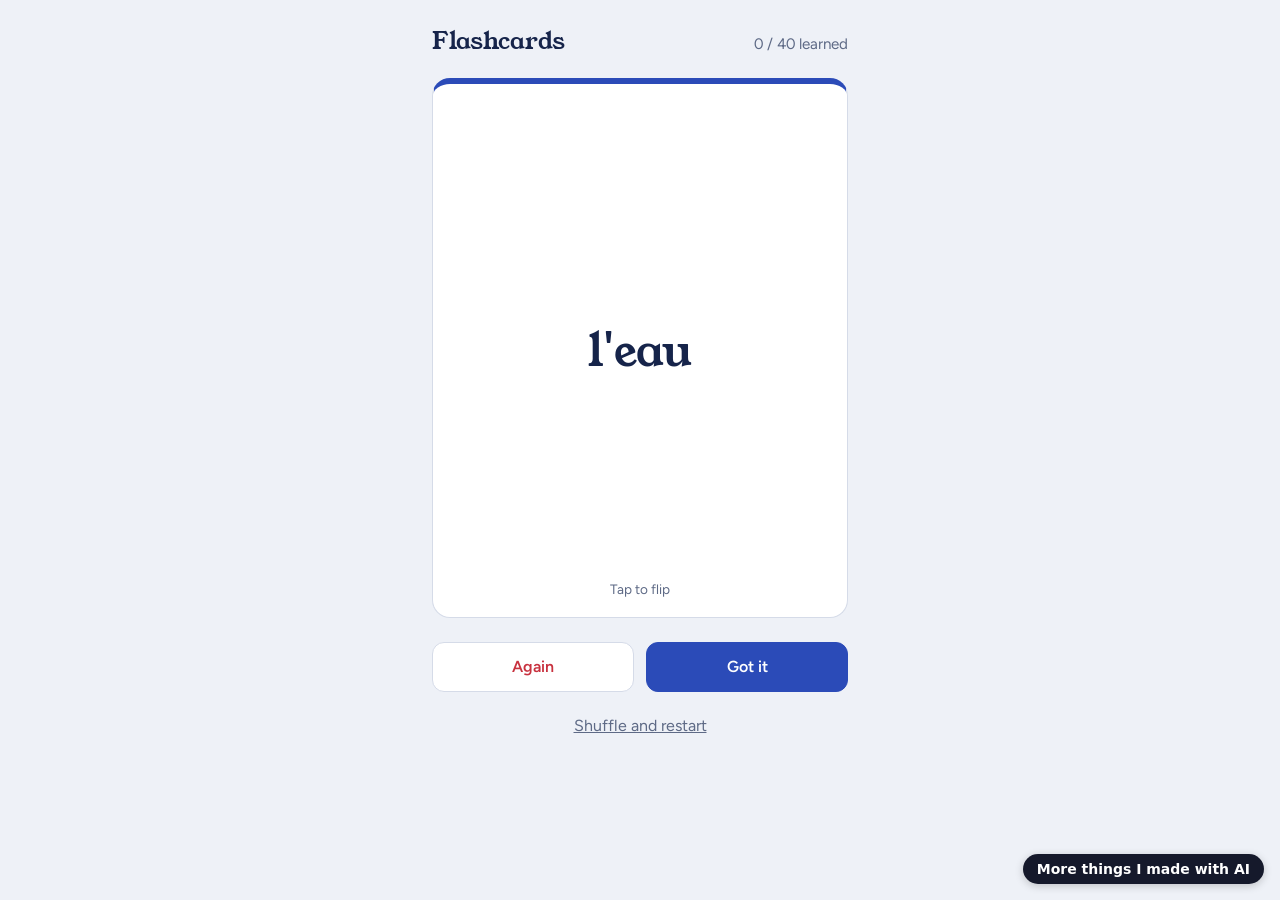
<file: p/french-flashcards/index.html>
<!DOCTYPE html>
<html lang="en">
<head>
<meta charset="UTF-8">
<meta name="viewport" content="width=device-width, initial-scale=1, viewport-fit=cover">
<title>French Flashcards</title>
<link rel="preconnect" href="https://fonts.googleapis.com">
<link rel="preconnect" href="https://fonts.gstatic.com" crossorigin>
<link href="https://fonts.googleapis.com/css2?family=Young+Serif&family=Figtree:wght@400;600&display=swap" rel="stylesheet">
<style>
  :root {
    --bg: #EEF1F7;
    --card: #FFFFFF;
    --ink: #16244A;
    --muted: #5E6A86;
    --blue: #2B4BB8;
    --rouge: #C8323F;
    --line: #D5DBE8;
    box-sizing: border-box;
    padding-top: env(safe-area-inset-top, 0px);
    padding-bottom: env(safe-area-inset-bottom, 0px);
  }
  @media (prefers-color-scheme: dark) {
    :root:not([data-theme="light"]) {
      --bg: #0F1730; --card: #18244A; --ink: #EEF1F7; --muted: #A3AECB;
      --blue: #7C97F2; --rouge: #F07A84; --line: #2A3A6B;
    }
  }
  :root[data-theme="dark"] {
    --bg: #0F1730; --card: #18244A; --ink: #EEF1F7; --muted: #A3AECB;
    --blue: #7C97F2; --rouge: #F07A84; --line: #2A3A6B;
  }
  *, *::before, *::after { box-sizing: inherit; }
  html, body { height: 100%; margin: 0; }
  body {
    background: var(--bg);
    color: var(--ink);
    font-family: "Figtree", system-ui, -apple-system, "Segoe UI", sans-serif;
    display: flex; flex-direction: column; align-items: center;
    padding: 1.5rem 1.25rem;
  }
  header {
    width: 100%; max-width: 26rem;
    display: flex; justify-content: space-between; align-items: baseline;
    margin-bottom: 1.25rem;
  }
  h1 { font-family: "Young Serif", Georgia, serif; font-weight: 400; font-size: 1.5rem; margin: 0; }
  .count { color: var(--muted); font-size: .95rem; font-variant-numeric: tabular-nums; }

  .stage { width: 100%; max-width: 26rem; perspective: 1200px; flex: 0 0 auto; }
  .card {
    position: relative; width: 100%; aspect-ratio: 3 / 4; max-height: 60vh;
    cursor: pointer; transform-style: preserve-3d;
    transition: transform .45s cubic-bezier(.3,.7,.3,1);
    border: none; background: none; padding: 0; color: inherit; font: inherit;
  }
  .card.flipped { transform: rotateY(180deg); }
  .card:focus-visible { outline: 3px solid var(--blue); outline-offset: 6px; border-radius: 18px; }
  .face {
    position: absolute; inset: 0; backface-visibility: hidden; -webkit-backface-visibility: hidden;
    background: var(--card); border-radius: 18px;
    border: 1px solid var(--line);
    display: flex; flex-direction: column; align-items: center; justify-content: center;
    padding: 2rem 1.5rem; text-align: center;
  }
  .front { border-top: 6px solid var(--blue); }
  .back { transform: rotateY(180deg); border-top: 6px solid var(--rouge); }
  .word { font-family: "Young Serif", Georgia, serif; font-size: clamp(2rem, 9vw, 2.8rem); line-height: 1.15; overflow-wrap: anywhere; }
  .hint { position: absolute; bottom: 1.25rem; color: var(--muted); font-size: .85rem; }

  .actions { width: 100%; max-width: 26rem; display: grid; grid-template-columns: 1fr 1fr; gap: .75rem; margin-top: 1.25rem; }
  button.btn {
    font: inherit; font-weight: 600; font-size: 1rem;
    padding: .9rem 1rem; border-radius: 12px; cursor: pointer;
    border: 1.5px solid var(--line); background: var(--card); color: var(--ink);
  }
  button.btn:focus-visible { outline: 3px solid var(--blue); outline-offset: 2px; }
  .btn.again { color: var(--rouge); }
  .btn.know { background: var(--blue); border-color: var(--blue); color: #fff; }
  .btn:disabled { opacity: .4; cursor: default; }
  .restart { margin-top: 1rem; background: none; border: none; color: var(--muted); font: inherit; text-decoration: underline; cursor: pointer; padding: .5rem; }

  .done { text-align: center; }
  .done .word { margin-bottom: .5rem; }
  .done p { color: var(--muted); margin: 0; }

  @media (prefers-reduced-motion: reduce) { .card { transition: none; } }
</style>
</head>
<body>
  <header>
    <h1>Flashcards</h1>
    <span class="count" id="count"></span>
  </header>

  <div class="stage">
    <button class="card" id="card" aria-label="Flip card">
      <div class="face front"><div class="word" id="fr"></div><div class="hint">Tap to flip</div></div>
      <div class="face back"><div class="word" id="en"></div><div class="hint">How did you do?</div></div>
    </button>
  </div>

  <div class="actions">
    <button class="btn again" id="again">Again</button>
    <button class="btn know" id="know">Got it</button>
  </div>
  <button class="restart" id="restart">Shuffle and restart</button>

<script>
const WORDS = [
  ["bonjour","hello"],["merci","thank you"],["au revoir","goodbye"],["s'il vous plaît","please"],
  ["oui","yes"],["non","no"],["le chat","the cat"],["le chien","the dog"],["la maison","the house"],
  ["l'eau","water"],["le pain","bread"],["le fromage","cheese"],["la pomme","apple"],["le livre","book"],
  ["la voiture","car"],["le travail","work"],["l'ami","friend (m)"],["la ville","city"],["le jour","day"],
  ["la nuit","night"],["manger","to eat"],["boire","to drink"],["parler","to speak"],["aller","to go"],
  ["être","to be"],["avoir","to have"],["grand","big / tall"],["petit","small"],["heureux","happy"],
  ["rouge","red"],["bleu","blue"],["aujourd'hui","today"],["demain","tomorrow"],["hier","yesterday"],
  ["toujours","always"],["jamais","never"],["beaucoup","a lot"],["peut-être","maybe"],["le café","coffee"],
  ["la gare","train station"]
];

const $ = id => document.getElementById(id);
let deck = [], total = 0;

function shuffle(a) { for (let i = a.length - 1; i > 0; i--) { const j = Math.floor(Math.random() * (i + 1)); [a[i], a[j]] = [a[j], a[i]]; } return a; }

function start() {
  deck = shuffle(WORDS.map(w => w.slice()));
  total = deck.length;
  $("again").disabled = $("know").disabled = false;
  show();
}

function show() {
  const card = $("card");
  card.classList.remove("flipped");
  $("count").textContent = `${total - deck.length} / ${total} learned`;
  if (!deck.length) {
    $("fr").innerHTML = "Bravo !";
    $("en").textContent = "";
    card.querySelector(".front .hint").textContent = "You got every card";
    $("again").disabled = $("know").disabled = true;
    return;
  }
  card.querySelector(".front .hint").textContent = "Tap to flip";
  // swap text after flip-back so the answer isn't glimpsed
  setTimeout(() => { $("fr").textContent = deck[0][0]; $("en").textContent = deck[0][1]; }, card.dataset.wasFlipped ? 200 : 0);
  delete card.dataset.wasFlipped;
}

$("card").onclick = () => {
  if (!deck.length) return;
  const c = $("card"); c.classList.toggle("flipped");
  if (c.classList.contains("flipped")) c.dataset.wasFlipped = "1"; else delete c.dataset.wasFlipped;
};
$("know").onclick = () => { deck.shift(); show(); };
$("again").onclick = () => {
  const c = deck.shift();
  const pos = Math.min(deck.length, 3 + Math.floor(Math.random() * 3));
  deck.splice(pos, 0, c);
  show();
};
$("restart").onclick = start;
document.addEventListener("keydown", e => {
  if (e.key === "ArrowRight") $("know").click();
  else if (e.key === "ArrowLeft") $("again").click();
});

start();
</script>

<a class="home-link" href="/" style="position:fixed;right:16px;bottom:16px;z-index:9999;padding:8px 14px;border-radius:999px;background:#15192B;color:#fff;font:600 14px/1 system-ui,sans-serif;text-decoration:none;box-shadow:0 2px 8px rgba(0,0,0,.2)">More things I made with AI</a>
  <!-- Feedback widget (github.com/farooqashar/feedback-relay) -->
  <script src="https://feedback-relay.asharfarooq.workers.dev/widget.js" data-project="AI Portfolio · French Flashcards" defer></script>
</body>
</html>
</file>
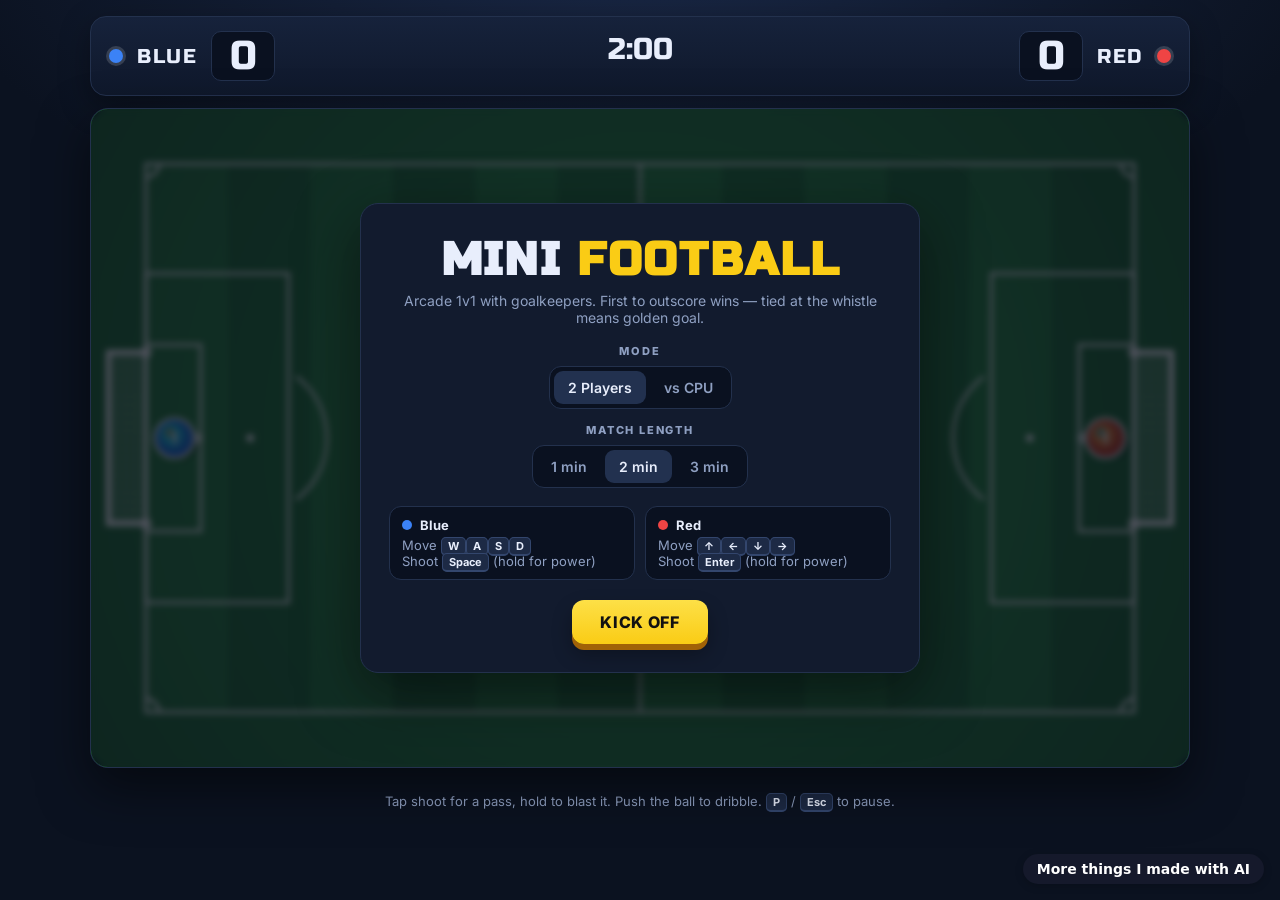
<file: p/mini-football/index.html>
<!DOCTYPE html>
<html lang="en">
<head>
<meta charset="UTF-8" />
<meta name="viewport" content="width=device-width, initial-scale=1" />
<title>Mini Football — Couch Multiplayer</title>
<link rel="preconnect" href="https://fonts.googleapis.com" />
<link rel="preconnect" href="https://fonts.gstatic.com" crossorigin />
<link href="https://fonts.googleapis.com/css2?family=Russo+One&family=Inter:wght@400;600;800&display=swap" rel="stylesheet" />
<style>
  :root {
    --bg: #0b1220;
    --panel: #121b2e;
    --line: #23314d;
    --text: #e8eefc;
    --muted: #8fa0c2;
    --blue: #3b82f6;
    --red: #ef4444;
    --gold: #facc15;
  }
  * { box-sizing: border-box; }
  html, body { margin: 0; height: 100%; }
  body {
    background: radial-gradient(1200px 600px at 50% -10%, #1b2a4a 0%, var(--bg) 60%);
    color: var(--text);
    font-family: Inter, system-ui, sans-serif;
    display: flex; flex-direction: column; align-items: center;
    min-height: 100vh; padding: 16px;
  }
  .wrap { width: 100%; max-width: 1100px; display: flex; flex-direction: column; gap: 12px; }

  /* Scoreboard */
  .scoreboard {
    display: grid; grid-template-columns: 1fr auto 1fr; align-items: center;
    background: linear-gradient(180deg, #16223b, #0f182b);
    border: 1px solid var(--line); border-radius: 16px; padding: 10px 18px;
    box-shadow: 0 10px 30px rgba(0,0,0,.35);
  }
  .team { display: flex; align-items: center; gap: 14px; font-family: "Russo One", sans-serif; }
  .team.right { justify-content: flex-end; }
  .team .name { font-size: clamp(14px, 2.2vw, 20px); letter-spacing: .08em; }
  .team .dot { width: 14px; height: 14px; border-radius: 50%; box-shadow: 0 0 0 3px rgba(255,255,255,.15); }
  .team.blue .dot { background: var(--blue); }
  .team.red .dot { background: var(--red); }
  .score {
    font-size: clamp(26px, 4.5vw, 40px); min-width: 1.6em; text-align: center;
    background: #0a1120; border: 1px solid var(--line); border-radius: 10px; padding: 0 10px;
    transition: transform .2s, color .2s;
  }
  .score.bump { transform: scale(1.35); color: var(--gold); }
  .clock {
    font-family: "Russo One", sans-serif; font-size: clamp(20px, 3.4vw, 30px);
    padding: 4px 18px; text-align: center; min-width: 120px;
  }
  .clock small { display: block; font-family: Inter, sans-serif; font-size: 11px; color: var(--gold); letter-spacing: .15em; font-weight: 800; height: 14px; }

  /* Pitch */
  .stage { position: relative; width: 100%; aspect-ratio: 5 / 3; border-radius: 18px; overflow: hidden; box-shadow: 0 20px 50px rgba(0,0,0,.5); border: 1px solid var(--line); }
  canvas { display: block; width: 100%; height: 100%; }

  /* Overlays */
  .overlay {
    position: absolute; inset: 0; display: none; place-items: center;
    background: rgba(6, 12, 24, .72); backdrop-filter: blur(3px);
    padding: 16px;
  }
  .overlay.show { display: grid; animation: fade .25s ease; }
  @keyframes fade { from { opacity: 0; } to { opacity: 1; } }
  .card {
    background: var(--panel); border: 1px solid var(--line); border-radius: 18px;
    padding: clamp(16px, 3vw, 28px); width: min(560px, 100%); text-align: center;
    box-shadow: 0 20px 60px rgba(0,0,0,.5);
    max-height: 100%; overflow: auto;
  }
  h1 { font-family: "Russo One", sans-serif; font-size: clamp(28px, 5vw, 46px); margin: 0 0 4px; letter-spacing: .04em; }
  h1 span { color: var(--gold); }
  h2 { font-family: "Russo One", sans-serif; font-size: clamp(24px, 4vw, 36px); margin: 0 0 6px; }
  .sub { color: var(--muted); margin: 0 0 18px; font-size: 14px; }
  .label { font-size: 11px; font-weight: 800; letter-spacing: .16em; color: var(--muted); text-transform: uppercase; margin: 14px 0 8px; }
  .seg { display: inline-flex; background: #0a1120; border: 1px solid var(--line); border-radius: 12px; padding: 4px; gap: 4px; flex-wrap: wrap; justify-content: center; }
  .seg button {
    font: 600 14px Inter, sans-serif; color: var(--muted); background: transparent; border: 0;
    padding: 8px 14px; border-radius: 9px; cursor: pointer; transition: background .15s, color .15s;
  }
  .seg button[aria-pressed="true"] { background: #22314f; color: var(--text); }
  .seg button:hover { color: var(--text); }
  .btn {
    font: 800 16px Inter, sans-serif; letter-spacing: .04em; color: #111;
    background: linear-gradient(180deg, #fde047, #facc15); border: 0; border-radius: 12px;
    padding: 12px 28px; cursor: pointer; margin-top: 20px;
    box-shadow: 0 6px 0 #a16207, 0 10px 20px rgba(0,0,0,.3);
    transition: transform .08s, box-shadow .08s;
  }
  .btn:active { transform: translateY(4px); box-shadow: 0 2px 0 #a16207; }
  .btn.ghost { background: #22314f; color: var(--text); box-shadow: 0 6px 0 #0d1528; }
  .btn.ghost:active { box-shadow: 0 2px 0 #0d1528; }
  .row { display: flex; gap: 12px; justify-content: center; flex-wrap: wrap; }
  button:focus-visible { outline: 3px solid var(--gold); outline-offset: 2px; }

  .controls { display: grid; grid-template-columns: 1fr 1fr; gap: 10px; margin-top: 18px; text-align: left; }
  .ctrl { background: #0a1120; border: 1px solid var(--line); border-radius: 12px; padding: 10px 12px; font-size: 13px; color: var(--muted); }
  .ctrl b { color: var(--text); display: flex; align-items: center; gap: 8px; margin-bottom: 4px; }
  .ctrl b i { width: 10px; height: 10px; border-radius: 50%; display: inline-block; }
  kbd {
    font: 700 11px Inter, sans-serif; color: var(--text); background: #1d2a45;
    border: 1px solid #33466d; border-bottom-width: 2px; border-radius: 5px; padding: 1px 6px;
  }
  .hint { text-align: center; color: var(--muted); font-size: 13px; }
  .touch-note { display: none; color: var(--gold); font-size: 13px; margin-top: 12px; }
  @media (hover: none) and (pointer: coarse) { .touch-note { display: block; } }
  @media (max-width: 520px) { .controls { grid-template-columns: 1fr; } }
  @media (prefers-reduced-motion: reduce) { .overlay.show { animation: none; } .score { transition: none; } }
</style>
</head>
<body>
<main class="wrap">
  <header class="scoreboard" aria-live="polite">
    <div class="team blue"><span class="dot"></span><span class="name" id="name0">BLUE</span><span class="score" id="score0">0</span></div>
    <div class="clock"><span id="clock">2:00</span><small id="tag"></small></div>
    <div class="team red right"><span class="score" id="score1">0</span><span class="name" id="name1">RED</span><span class="dot"></span></div>
  </header>

  <div class="stage">
    <canvas id="game" aria-label="Football pitch"></canvas>

    <div class="overlay show" id="menu" role="dialog" aria-labelledby="title">
      <div class="card">
        <h1 id="title">MINI <span>FOOTBALL</span></h1>
        <p class="sub">Arcade 1v1 with goalkeepers. First to outscore wins — tied at the whistle means golden goal.</p>

        <div class="label">Mode</div>
        <div class="seg" id="modeSeg">
          <button data-mode="2p" aria-pressed="true">2 Players</button>
          <button data-mode="cpu" aria-pressed="false">vs CPU</button>
        </div>

        <div class="label">Match length</div>
        <div class="seg" id="lenSeg">
          <button data-len="60" aria-pressed="false">1 min</button>
          <button data-len="120" aria-pressed="true">2 min</button>
          <button data-len="180" aria-pressed="false">3 min</button>
        </div>

        <div class="controls">
          <div class="ctrl"><b><i style="background:var(--blue)"></i>Blue</b>Move <kbd>W</kbd><kbd>A</kbd><kbd>S</kbd><kbd>D</kbd><br>Shoot <kbd>Space</kbd> (hold for power)</div>
          <div class="ctrl" id="p2ctrl"><b><i style="background:var(--red)"></i>Red</b>Move <kbd>↑</kbd><kbd>←</kbd><kbd>↓</kbd><kbd>→</kbd><br>Shoot <kbd>Enter</kbd> (hold for power)</div>
        </div>

        <button class="btn" id="startBtn">KICK OFF</button>
        <p class="touch-note">This game needs a keyboard — open it on a laptop or desktop.</p>
      </div>
    </div>

    <div class="overlay" id="pause" role="dialog" aria-labelledby="pauseTitle">
      <div class="card">
        <h2 id="pauseTitle">Paused</h2>
        <p class="sub">Catch your breath.</p>
        <div class="row">
          <button class="btn" id="resumeBtn">RESUME</button>
          <button class="btn ghost" id="quitBtn">MENU</button>
        </div>
      </div>
    </div>

    <div class="overlay" id="fulltime" role="dialog" aria-labelledby="ftTitle">
      <div class="card">
        <div class="label">Full time</div>
        <h2 id="ftTitle">Blue wins!</h2>
        <p class="sub" id="ftScore">2 – 1</p>
        <div class="row">
          <button class="btn" id="againBtn">REMATCH</button>
          <button class="btn ghost" id="menuBtn">MENU</button>
        </div>
      </div>
    </div>
  </div>

  <p class="hint">Tap shoot for a pass, hold to blast it. Push the ball to dribble. <kbd>P</kbd> / <kbd>Esc</kbd> to pause.</p>
</main>

<script>
(() => {
  // ---------- Constants (logical pitch is 1000x600; canvas scales to fit) ----------
  const W = 1000, H = 600;
  const L = 50, R = 950, T = 50, B = 550, CX = 500, CY = 300;
  const GY1 = 222, GY2 = 378, GD = 34;            // goal mouth + net depth
  const POSTS = [[L, GY1], [L, GY2], [R, GY1], [R, GY2]];
  const PR = 18, BR = 9, KICK_RANGE = PR + BR + 14;
  const COLORS = [
    { main: '#3b82f6', dark: '#1d4ed8', keeper: '#22d3ee' },
    { main: '#ef4444', dark: '#b91c1c', keeper: '#fb923c' },
  ];

  const canvas = document.getElementById('game');
  const ctx = canvas.getContext('2d');
  const $ = (id) => document.getElementById(id);

  function resize() {
    const dpr = Math.min(window.devicePixelRatio || 1, 2);
    const rect = canvas.getBoundingClientRect();
    canvas.width = Math.round(rect.width * dpr);
    canvas.height = Math.round(rect.height * dpr);
    ctx.setTransform(canvas.width / W, 0, 0, canvas.height / H, 0, 0);
  }
  window.addEventListener('resize', resize);

  // ---------- Audio (tiny synthesized effects; created on first interaction) ----------
  let ac = null;
  function audio() { if (!ac) { try { ac = new (window.AudioContext || window.webkitAudioContext)(); } catch (e) {} } return ac; }
  function tone(freq, dur, type = 'sine', vol = 0.2, endFreq) {
    const a = audio(); if (!a) return;
    const o = a.createOscillator(), g = a.createGain(), t = a.currentTime;
    o.type = type; o.frequency.setValueAtTime(freq, t);
    if (endFreq) o.frequency.exponentialRampToValueAtTime(endFreq, t + dur);
    g.gain.setValueAtTime(vol, t); g.gain.exponentialRampToValueAtTime(0.001, t + dur);
    o.connect(g).connect(a.destination); o.start(t); o.stop(t + dur);
  }
  function noise(dur, vol = 0.25, freq = 1200) {
    const a = audio(); if (!a) return;
    const buf = a.createBuffer(1, a.sampleRate * dur, a.sampleRate), d = buf.getChannelData(0);
    for (let i = 0; i < d.length; i++) d[i] = (Math.random() * 2 - 1) * (1 - i / d.length);
    const s = a.createBufferSource(), f = a.createBiquadFilter(), g = a.createGain();
    f.type = 'bandpass'; f.frequency.value = freq; f.Q.value = 0.6; g.gain.value = vol;
    s.buffer = buf; s.connect(f).connect(g).connect(a.destination); s.start();
  }
  const sfx = {
    kick: (p) => { tone(180, 0.12, 'sine', 0.15 + p * 0.25, 60); noise(0.05, 0.1 + p * 0.15, 2500); },
    bounce: () => tone(320, 0.05, 'triangle', 0.06, 200),
    whistle: (n = 1) => { for (let i = 0; i < n; i++) setTimeout(() => { tone(2300, 0.22, 'square', 0.05); tone(2450, 0.22, 'sine', 0.05); }, i * 300); },
    goal: () => { noise(1.6, 0.35, 800); [523, 659, 784, 1047].forEach((f, i) => setTimeout(() => tone(f, 0.25, 'triangle', 0.12), i * 110)); },
  };

  // ---------- Input ----------
  const keys = new Set();
  const KICK = [['Space'], ['Enter', 'NumpadEnter']];
  window.addEventListener('keydown', (e) => {
    if (['Space', 'ArrowUp', 'ArrowDown', 'ArrowLeft', 'ArrowRight'].includes(e.code) && state !== 'menu' && state !== 'fulltime') e.preventDefault();
    if ((e.code === 'KeyP' || e.code === 'Escape') && !e.repeat) { togglePause(); return; }
    if (e.repeat) return;
    keys.add(e.code);
    KICK.forEach((codes, team) => { if (codes.includes(e.code)) startCharge(team); });
  });
  window.addEventListener('keyup', (e) => {
    keys.delete(e.code);
    KICK.forEach((codes, team) => { if (codes.includes(e.code)) releaseCharge(team); });
  });
  window.addEventListener('blur', () => keys.clear());

  function axis(team) {
    const k = team === 0
      ? { u: 'KeyW', d: 'KeyS', l: 'KeyA', r: 'KeyD' }
      : { u: 'ArrowUp', d: 'ArrowDown', l: 'ArrowLeft', r: 'ArrowRight' };
    let x = (keys.has(k.r) ? 1 : 0) - (keys.has(k.l) ? 1 : 0);
    let y = (keys.has(k.d) ? 1 : 0) - (keys.has(k.u) ? 1 : 0);
    if (x && y) { x *= Math.SQRT1_2; y *= Math.SQRT1_2; }
    return { x, y };
  }

  // ---------- State ----------
  let mode = '2p', matchLen = 120;
  let state = 'menu', prevState = null;
  let timeLeft = matchLen, goldenGoal = false;
  let score = [0, 0];
  let timer = 0, banner = null;      // countdown / goal freeze bookkeeping
  let shake = 0;
  const particles = [];
  const ball = { x: CX, y: CY, vx: 0, vy: 0, rot: 0, trail: [] };
  let players = [];

  function makePlayer(team, role) {
    return { team, role, x: 0, y: 0, vx: 0, vy: 0, fx: team ? -1 : 1, fy: 0, charging: false, charge: 0, cd: 0, think: 0, aimY: CY };
  }
  function setupPlayers() {
    players = [makePlayer(0, 'field'), makePlayer(0, 'keeper'), makePlayer(1, 'field'), makePlayer(1, 'keeper')];
  }
  function isHuman(p) { return p.role === 'field' && (p.team === 0 || mode === '2p'); }
  function fieldPlayer(team) { return players.find((p) => p.team === team && p.role === 'field'); }

  function kickoffPositions() {
    for (const p of players) {
      const dir = p.team === 0 ? -1 : 1;
      p.x = p.role === 'keeper' ? (p.team === 0 ? L + 26 : R - 26) : CX + dir * 110;
      p.y = CY; p.vx = p.vy = 0; p.fx = -dir; p.fy = 0; p.charge = 0; p.charging = false; p.cd = 0;
    }
    Object.assign(ball, { x: CX, y: CY, vx: 0, vy: 0, trail: [] });
  }

  // ---------- Kicking ----------
  function startCharge(team) {
    const p = fieldPlayer(team);
    if (!p || !isHuman(p)) return;
    p.charging = true; p.charge = 0;
  }
  function releaseCharge(team) {
    const p = fieldPlayer(team);
    if (!p || !p.charging) return;
    p.charging = false;
    if (state === 'playing') kick(p, 5.5 + p.charge * 11);   // tap = pass, full charge = rocket
    p.charge = 0;
  }
  function kick(p, power, dirX = p.fx, dirY = p.fy) {
    if (p.cd > 0) return false;
    const dx = ball.x - p.x, dy = ball.y - p.y, d = Math.hypot(dx, dy);
    if (d > KICK_RANGE) return false;
    // Mostly the facing direction, nudged toward where the ball actually sits.
    let kx = dirX * 0.85 + (dx / d) * 0.15, ky = dirY * 0.85 + (dy / d) * 0.15;
    const m = Math.hypot(kx, ky) || 1;
    ball.vx = (kx / m) * power; ball.vy = (ky / m) * power;
    p.cd = 0.25;
    const strength = Math.min(1, (power - 5) / 11);
    sfx.kick(strength);
    if (strength > 0.75) shake = Math.max(shake, 4);
    return true;
  }

  // ---------- AI ----------
  function keeperAI(p, dt) {
    const left = p.team === 0;
    const homeX = left ? L + 26 : R - 26;
    const towardGoal = left ? ball.vx < -0.5 : ball.vx > 0.5;
    let ty = ball.y;
    if (towardGoal) {
      const frames = Math.min(22, Math.abs((ball.x - homeX) / ball.vx));
      ty = ball.y + ball.vy * frames;
    }
    ty = Math.max(GY1 + 26, Math.min(GY2 - 26, ty));   // leave the corners beatable
    let tx = homeX;
    const distGoal = Math.abs(ball.x - homeX);
    // Rush out for loose balls close to goal.
    if (distGoal < 150 && Math.abs(ball.y - CY) < 140 && Math.hypot(ball.vx, ball.vy) < 6) { tx = ball.x; ty = ball.y; }
    tx = left ? Math.min(tx, L + 120) : Math.max(tx, R - 120);

    const dx = tx - p.x, dy = ty - p.y, d = Math.hypot(dx, dy);
    p.fx = left ? 1 : -1; p.fy = 0;
    if (Math.hypot(ball.x - p.x, ball.y - p.y) < KICK_RANGE) {
      const ang = (Math.random() - 0.5) * 1.2 + (ball.y < CY ? -0.35 : 0.35);
      kick(p, 7.5 + Math.random() * 2.5, Math.cos(ang) * (left ? 1 : -1), Math.sin(ang));
    }
    return d > 3 ? { x: dx / d, y: dy / d, speed: 2.35 } : { x: 0, y: 0, speed: 0 };
  }

  function strikerAI(p, dt) {
    const attackX = p.team === 1 ? L - 10 : R + 10;
    const keeper = players.find((q) => q.team !== p.team && q.role === 'keeper');
    p.think -= dt;
    if (p.think <= 0) {  // re-pick the target corner every so often, away from the keeper
      p.aimY = keeper.y < CY ? GY2 - 18 : GY1 + 18;
      p.think = 0.6 + Math.random() * 0.6;
    }
    let gx = attackX - ball.x, gy = p.aimY - ball.y;
    const gd = Math.hypot(gx, gy); gx /= gd; gy /= gd;

    // Spot just behind the ball on the line to goal.
    let tx = ball.x - gx * (PR + BR + 2), ty = ball.y - gy * (PR + BR + 2);
    const ahead = (p.x - ball.x) * gx + (p.y - ball.y) * gy;
    if (ahead > -4) {     // on the wrong side of the ball: loop around it
      const side = ((p.x - ball.x) * -gy + (p.y - ball.y) * gx) >= 0 ? 1 : -1;
      tx += -gy * side * 40; ty += gx * side * 40;
      tx -= gx * 20; ty -= gy * 20;
    }
    tx = Math.max(L, Math.min(R, tx)); ty = Math.max(T, Math.min(B, ty));

    const dx = tx - p.x, dy = ty - p.y, d = Math.hypot(dx, dy);
    const ballD = Math.hypot(ball.x - p.x, ball.y - p.y);
    const aligned = ahead < -10 && d < 16;
    let mx = d > 0.5 ? dx / d : 0, my = d > 0.5 ? dy / d : 0;
    if (aligned) {
      mx = gx; my = gy;                      // dribble toward goal
      p.fx = gx; p.fy = gy;
      if (gd < 420 && ballD < KICK_RANGE && Math.random() < 0.12) kick(p, 13 + Math.random() * 3.5, gx, gy);
    } else if (mx || my) { p.fx = mx; p.fy = my; }
    return { x: mx, y: my, speed: 3.05 };
  }

  // ---------- Physics ----------
  function update(dt) {
    const k = dt * 60;
    for (const p of players) {
      p.cd = Math.max(0, p.cd - dt);
      if (p.charging) p.charge = Math.min(1, p.charge + dt / 0.8);
    }

    const active = state === 'playing';
    if (active) {
      for (const p of players) {
        let move;
        if (isHuman(p)) {
          const a = axis(p.team);
          if (a.x || a.y) { p.fx = a.x; p.fy = a.y; }
          move = { ...a, speed: p.charging ? 2.6 : 3.4 };    // slow down slightly while winding up
        } else move = p.role === 'keeper' ? keeperAI(p, dt) : strikerAI(p, dt);
        const blend = Math.min(1, 0.22 * k);
        p.vx += (move.x * move.speed - p.vx) * blend;
        p.vy += (move.y * move.speed - p.vy) * blend;
      }
    } else for (const p of players) { p.vx *= 0.85; p.vy *= 0.85; }

    for (const p of players) {
      p.x += p.vx * k; p.y += p.vy * k;
      p.x = Math.max(L - 8, Math.min(R + 8, p.x));
      p.y = Math.max(T + PR - 6, Math.min(B - PR + 6, p.y));
    }
    // Player-player separation
    for (let i = 0; i < players.length; i++) for (let j = i + 1; j < players.length; j++) {
      const a = players[i], b = players[j];
      const dx = b.x - a.x, dy = b.y - a.y, d = Math.hypot(dx, dy) || 0.01, min = PR * 2;
      if (d < min) { const push = (min - d) / 2, nx = dx / d, ny = dy / d; a.x -= nx * push; a.y -= ny * push; b.x += nx * push; b.y += ny * push; }
    }

    // Ball: sub-step so hard shots don't tunnel through players or posts.
    const speed = Math.hypot(ball.vx, ball.vy);
    const steps = Math.max(1, Math.ceil((speed * k) / 6));
    for (let s = 0; s < steps; s++) ballStep(k / steps);
    const f = Math.pow(0.985, k);
    ball.vx *= f; ball.vy *= f;
    ball.rot += (Math.hypot(ball.vx, ball.vy) * k) / BR;
    ball.trail.push({ x: ball.x, y: ball.y }); if (ball.trail.length > 10) ball.trail.shift();
  }

  function ballStep(k) {
    ball.x += ball.vx * k; ball.y += ball.vy * k;

    for (const p of players) {
      const dx = ball.x - p.x, dy = ball.y - p.y, d = Math.hypot(dx, dy) || 0.01, min = PR + BR;
      if (d < min) {
        const nx = dx / d, ny = dy / d;
        ball.x = p.x + nx * min; ball.y = p.y + ny * min;
        const vn = (ball.vx - p.vx) * nx + (ball.vy - p.vy) * ny;
        if (vn < 0) { ball.vx -= nx * vn * 1.55; ball.vy -= ny * vn * 1.55; }
      }
    }
    for (const [px, py] of POSTS) {
      const dx = ball.x - px, dy = ball.y - py, d = Math.hypot(dx, dy) || 0.01, min = BR + 4;
      if (d < min) {
        const nx = dx / d, ny = dy / d; ball.x = px + nx * min; ball.y = py + ny * min;
        const vn = ball.vx * nx + ball.vy * ny;
        if (vn < 0) { ball.vx -= nx * vn * 1.7; ball.vy -= ny * vn * 1.7; sfx.bounce(); shake = Math.max(shake, 3); }
      }
    }

    const inMouth = ball.y > GY1 && ball.y < GY2;
    if (ball.x < L || ball.x > R) {
      if (inMouth || state === 'goal') {
        // Inside the net
        const back = ball.x < L ? L - GD + BR : R + GD - BR;
        if (ball.y < GY1 + BR) { ball.y = GY1 + BR; ball.vy = Math.abs(ball.vy) * 0.4; }
        if (ball.y > GY2 - BR) { ball.y = GY2 - BR; ball.vy = -Math.abs(ball.vy) * 0.4; }
        if (ball.x < L && ball.x < back) { ball.x = back; ball.vx = Math.abs(ball.vx) * 0.25; }
        if (ball.x > R && ball.x > back) { ball.x = back; ball.vx = -Math.abs(ball.vx) * 0.25; }
        if (state === 'playing' && (ball.x < L - BR || ball.x > R + BR)) scoreGoal(ball.x < L ? 1 : 0);
        return;
      }
    }
    if (!inMouth || state !== 'playing') {
      if (ball.x < L + BR && !(inMouth && ball.x < L)) { ball.x = L + BR; ball.vx = Math.abs(ball.vx) * 0.8; wallHit(); }
      if (ball.x > R - BR && !(inMouth && ball.x > R)) { ball.x = R - BR; ball.vx = -Math.abs(ball.vx) * 0.8; wallHit(); }
    }
    if (ball.y < T + BR) { ball.y = T + BR; ball.vy = Math.abs(ball.vy) * 0.8; wallHit(); }
    if (ball.y > B - BR) { ball.y = B - BR; ball.vy = -Math.abs(ball.vy) * 0.8; wallHit(); }
  }
  function wallHit() { if (Math.hypot(ball.vx, ball.vy) > 4) sfx.bounce(); }

  // ---------- Match flow ----------
  function scoreGoal(team) {
    score[team]++;
    state = 'goal'; timer = 2.4; banner = { text: goldenGoal ? 'GOLDEN GOAL!' : 'GOAL!', team };
    shake = 12; sfx.goal();
    const el = $('score' + team); el.textContent = score[team];
    el.classList.add('bump'); setTimeout(() => el.classList.remove('bump'), 450);
    for (let i = 0; i < 120; i++) {
      const a = Math.random() * Math.PI * 2, s = 2 + Math.random() * 7;
      particles.push({ x: ball.x, y: ball.y, vx: Math.cos(a) * s, vy: Math.sin(a) * s - 2, life: 1.4 + Math.random(), max: 2.4,
        c: Math.random() < 0.6 ? COLORS[team].main : (Math.random() < 0.5 ? '#ffffff' : '#facc15'), r: 2 + Math.random() * 3, rot: Math.random() * 6 });
    }
  }

  function startMatch() {
    audio();
    score = [0, 0]; timeLeft = matchLen; goldenGoal = false;
    $('score0').textContent = '0'; $('score1').textContent = '0';
    $('name1').textContent = mode === 'cpu' ? 'CPU' : 'RED';
    setupPlayers(); kickoffPositions();
    hideOverlays();
    state = 'countdown'; timer = 3; banner = null;
  }
  function endMatch() {
    state = 'fulltime'; sfx.whistle(3);
    const [a, b] = score, n1 = mode === 'cpu' ? 'CPU' : 'Red';
    $('ftTitle').textContent = a > b ? 'Blue wins!' : `${n1} wins!`;
    $('ftScore').textContent = `Blue ${a} – ${b} ${n1}${goldenGoal ? ' · golden goal' : ''}`;
    showOverlay('fulltime');
  }
  function togglePause() {
    if (state === 'paused') { state = prevState; hideOverlays(); }
    else if (['playing', 'countdown', 'goal'].includes(state)) { prevState = state; state = 'paused'; showOverlay('pause'); }
  }
  function showOverlay(id) { hideOverlays(); $(id).classList.add('show'); $(id).querySelector('button')?.focus(); }
  function hideOverlays() { document.querySelectorAll('.overlay').forEach((o) => o.classList.remove('show')); }

  function tick(dt) {
    if (state === 'menu' || state === 'paused' || state === 'fulltime') return;
    if (state === 'countdown') {
      const before = Math.ceil(timer);
      timer -= dt;
      if (Math.ceil(timer) !== before && timer > 0) tone(660, 0.12, 'square', 0.06);
      if (timer <= 0) { state = 'playing'; sfx.whistle(1); banner = { text: 'GO!', team: -1, t: 0.6 }; }
    } else if (state === 'playing') {
      if (!goldenGoal) {
        timeLeft -= dt;
        if (timeLeft <= 0) {
          timeLeft = 0;
          if (score[0] === score[1]) { goldenGoal = true; sfx.whistle(2); banner = { text: 'GOLDEN GOAL', team: -1, t: 1.5 }; }
          else { endMatch(); return; }
        }
      }
      if (banner && banner.t !== undefined) { banner.t -= dt; if (banner.t <= 0) banner = null; }
    } else if (state === 'goal') {
      timer -= dt;
      if (timer <= 0) {
        if (goldenGoal || (timeLeft <= 0)) { endMatch(); return; }
        kickoffPositions(); state = 'countdown'; timer = 1; banner = null;
      }
    }
    update(dt);
  }

  // ---------- Rendering ----------
  function drawPitch() {
    // Stripes
    const stripes = 12, sw = (R - L) / stripes;
    ctx.fillStyle = '#2f8f46'; ctx.fillRect(0, 0, W, H);
    for (let i = 0; i < stripes; i++) { ctx.fillStyle = i % 2 ? '#2b8541' : '#349a4c'; ctx.fillRect(L + i * sw, T, sw, B - T); }
    // Vignette
    const vg = ctx.createRadialGradient(CX, CY, 200, CX, CY, 620);
    vg.addColorStop(0, 'rgba(0,0,0,0)'); vg.addColorStop(1, 'rgba(0,0,0,.28)');
    ctx.fillStyle = vg; ctx.fillRect(0, 0, W, H);

    ctx.strokeStyle = 'rgba(255,255,255,.85)'; ctx.lineWidth = 3;
    ctx.strokeRect(L, T, R - L, B - T);
    ctx.beginPath(); ctx.moveTo(CX, T); ctx.lineTo(CX, B); ctx.stroke();
    ctx.beginPath(); ctx.arc(CX, CY, 70, 0, Math.PI * 2); ctx.stroke();
    ctx.fillStyle = '#fff'; ctx.beginPath(); ctx.arc(CX, CY, 4, 0, Math.PI * 2); ctx.fill();
    for (const side of [0, 1]) {
      const x = side ? R : L, d = side ? -1 : 1;
      ctx.strokeRect(Math.min(x, x + d * 130), CY - 150, 130, 300);   // penalty box
      ctx.strokeRect(Math.min(x, x + d * 50), CY - 85, 50, 170);      // six-yard box
      ctx.beginPath(); ctx.arc(x + d * 95, CY, 3.5, 0, Math.PI * 2); ctx.fill();
      ctx.beginPath(); ctx.arc(x + d * 95, CY, 70, side ? Math.PI - 0.93 : -0.93, side ? Math.PI + 0.93 : 0.93, false);
      ctx.stroke();
    }
    // Corner arcs
    for (const [x, y, a] of [[L, T, 0], [R, T, Math.PI / 2], [R, B, Math.PI], [L, B, -Math.PI / 2]]) {
      ctx.beginPath(); ctx.arc(x, y, 12, a, a + Math.PI / 2); ctx.stroke();
    }
  }

  function drawGoals() {
    for (const side of [0, 1]) {
      const x0 = side ? R : L - GD;
      ctx.fillStyle = 'rgba(255,255,255,.12)'; ctx.fillRect(x0, GY1, GD, GY2 - GY1);
      ctx.strokeStyle = 'rgba(255,255,255,.35)'; ctx.lineWidth = 1;
      ctx.beginPath();
      for (let x = x0; x <= x0 + GD; x += 8) { ctx.moveTo(x, GY1); ctx.lineTo(x, GY2); }
      for (let y = GY1; y <= GY2; y += 8) { ctx.moveTo(x0, y); ctx.lineTo(x0 + GD, y); }
      ctx.stroke();
      ctx.strokeStyle = '#fff'; ctx.lineWidth = 5;
      ctx.beginPath();
      const xf = side ? R : L, xb = side ? R + GD : L - GD;
      ctx.moveTo(xf, GY1); ctx.lineTo(xb, GY1); ctx.lineTo(xb, GY2); ctx.lineTo(xf, GY2); ctx.stroke();
      ctx.fillStyle = '#fff';
      for (const y of [GY1, GY2]) { ctx.beginPath(); ctx.arc(xf, y, 5, 0, Math.PI * 2); ctx.fill(); }
    }
  }

  function drawPlayer(p) {
    const col = COLORS[p.team];
    ctx.save(); ctx.translate(p.x, p.y);
    // shadow
    ctx.fillStyle = 'rgba(0,0,0,.25)'; ctx.beginPath(); ctx.ellipse(4, 6, PR, PR * 0.8, 0, 0, Math.PI * 2); ctx.fill();
    // charge ring
    if (p.charging && p.charge > 0) {
      ctx.strokeStyle = p.charge >= 1 ? '#facc15' : 'rgba(255,255,255,.9)'; ctx.lineWidth = 4;
      ctx.beginPath(); ctx.arc(0, 0, PR + 7, -Math.PI / 2, -Math.PI / 2 + Math.PI * 2 * p.charge); ctx.stroke();
    }
    // facing arrow
    const ang = Math.atan2(p.fy, p.fx);
    ctx.save(); ctx.rotate(ang);
    ctx.fillStyle = 'rgba(255,255,255,.85)';
    ctx.beginPath(); ctx.moveTo(PR + 9, 0); ctx.lineTo(PR + 2, -6); ctx.lineTo(PR + 2, 6); ctx.closePath(); ctx.fill();
    ctx.restore();
    // body
    const g = ctx.createRadialGradient(-5, -6, 2, 0, 0, PR);
    const base = p.role === 'keeper' ? col.keeper : col.main;
    g.addColorStop(0, '#ffffff55'); g.addColorStop(0.25, base); g.addColorStop(1, col.dark);
    ctx.fillStyle = g; ctx.beginPath(); ctx.arc(0, 0, PR, 0, Math.PI * 2); ctx.fill();
    ctx.strokeStyle = '#fff'; ctx.lineWidth = 2.5; ctx.stroke();
    ctx.fillStyle = '#fff'; ctx.font = '15px "Russo One", sans-serif'; ctx.textAlign = 'center'; ctx.textBaseline = 'middle';
    ctx.fillText(p.role === 'keeper' ? '1' : (isHuman(p) ? (p.team === 0 ? 'P1' : 'P2') : '9'), 0, 1);
    ctx.restore();
  }

  function drawBall() {
    const sp = Math.hypot(ball.vx, ball.vy);
    if (sp > 7) {
      ball.trail.forEach((t, i) => {
        ctx.fillStyle = `rgba(255,255,255,${(i / ball.trail.length) * 0.25})`;
        ctx.beginPath(); ctx.arc(t.x, t.y, BR * (i / ball.trail.length), 0, Math.PI * 2); ctx.fill();
      });
    }
    ctx.fillStyle = 'rgba(0,0,0,.3)'; ctx.beginPath(); ctx.ellipse(ball.x + 3, ball.y + 4, BR, BR * 0.75, 0, 0, Math.PI * 2); ctx.fill();
    ctx.save(); ctx.translate(ball.x, ball.y);
    ctx.fillStyle = '#fff'; ctx.beginPath(); ctx.arc(0, 0, BR, 0, Math.PI * 2); ctx.fill();
    ctx.clip();
    ctx.fillStyle = '#1f2937';
    const dir = Math.atan2(ball.vy, ball.vx);
    for (let i = 0; i < 3; i++) {
      const off = ((ball.rot * 0.6 + i * 2.1) % 6.3) - 3.15;   // patches roll across the ball's face
      const px = Math.cos(dir) * off * 3.2 + Math.cos(dir + 1.57) * (i - 1) * 4.5;
      const py = Math.sin(dir) * off * 3.2 + Math.sin(dir + 1.57) * (i - 1) * 4.5;
      ctx.beginPath(); ctx.arc(px, py, 2.6, 0, Math.PI * 2); ctx.fill();
    }
    ctx.restore();
    ctx.strokeStyle = 'rgba(0,0,0,.35)'; ctx.lineWidth = 1; ctx.beginPath(); ctx.arc(ball.x, ball.y, BR, 0, Math.PI * 2); ctx.stroke();
  }

  function drawParticles(dt) {
    for (let i = particles.length - 1; i >= 0; i--) {
      const q = particles[i];
      q.x += q.vx * dt * 60; q.y += q.vy * dt * 60; q.vy += 0.12 * dt * 60; q.vx *= 0.99; q.rot += 0.2;
      q.life -= dt;
      if (q.life <= 0) { particles.splice(i, 1); continue; }
      ctx.save(); ctx.globalAlpha = Math.min(1, q.life / 0.6); ctx.translate(q.x, q.y); ctx.rotate(q.rot);
      ctx.fillStyle = q.c; ctx.fillRect(-q.r, -q.r / 2, q.r * 2, q.r); ctx.restore();
    }
  }

  function drawBanner(text, color, scale = 1) {
    ctx.save(); ctx.translate(CX, CY); ctx.scale(scale, scale);
    ctx.font = '84px "Russo One", sans-serif'; ctx.textAlign = 'center'; ctx.textBaseline = 'middle';
    ctx.lineWidth = 10; ctx.strokeStyle = 'rgba(0,0,0,.55)'; ctx.strokeText(text, 0, 0);
    ctx.fillStyle = color; ctx.fillText(text, 0, 0);
    ctx.restore();
  }

  function render(dt) {
    ctx.save();
    if (shake > 0) {
      ctx.translate((Math.random() - 0.5) * shake, (Math.random() - 0.5) * shake);
      shake = Math.max(0, shake - dt * 30);
    }
    drawPitch(); drawGoals();
    if (players.length) players.forEach(drawPlayer);
    drawBall();
    drawParticles(state === 'paused' ? 0 : dt);
    ctx.restore();

    if (state === 'countdown') {
      const n = Math.ceil(timer);
      drawBanner(timer > 1.01 || matchStartCountdown() ? String(n) : 'READY', '#fff', 1 + (timer % 1) * 0.3);
    } else if (banner) {
      const c = banner.team === -1 ? '#facc15' : COLORS[banner.team].main;
      const pulse = 1 + Math.sin(performance.now() / 90) * 0.04;
      if (banner.team !== -1) { ctx.save(); ctx.globalAlpha = 0.25; ctx.fillStyle = c; ctx.fillRect(0, CY - 60, W, 120); ctx.restore(); }
      drawBanner(banner.text, banner.team === -1 ? c : '#fff', pulse);
    }
  }
  function matchStartCountdown() { return score[0] + score[1] === 0 && timeLeft === matchLen; }

  function updateHUD() {
    const t = Math.ceil(timeLeft), m = Math.floor(t / 60), s = String(t % 60).padStart(2, '0');
    $('clock').textContent = goldenGoal ? '∞' : `${m}:${s}`;
    $('tag').textContent = goldenGoal ? 'GOLDEN GOAL' : (state === 'paused' ? 'PAUSED' : (timeLeft <= 10 && state === 'playing' ? 'FINAL SECONDS' : ''));
  }

  let last = performance.now();
  function loop(now) {
    const dt = Math.min(1 / 30, (now - last) / 1000); last = now;
    tick(dt); render(dt); updateHUD();
    requestAnimationFrame(loop);
  }

  // ---------- Menu wiring ----------
  function wireSeg(id, attr, set) {
    const seg = $(id);
    seg.addEventListener('click', (e) => {
      const b = e.target.closest('button'); if (!b) return;
      seg.querySelectorAll('button').forEach((x) => x.setAttribute('aria-pressed', String(x === b)));
      set(b.dataset[attr]);
    });
  }
  wireSeg('modeSeg', 'mode', (v) => { mode = v; $('p2ctrl').style.opacity = v === 'cpu' ? 0.4 : 1; });
  wireSeg('lenSeg', 'len', (v) => { matchLen = Number(v); timeLeft = matchLen; });
  $('startBtn').addEventListener('click', startMatch);
  $('againBtn').addEventListener('click', startMatch);
  $('resumeBtn').addEventListener('click', togglePause);
  const toMenu = () => { state = 'menu'; showOverlay('menu'); };
  $('quitBtn').addEventListener('click', toMenu);
  $('menuBtn').addEventListener('click', toMenu);

  setupPlayers(); kickoffPositions(); resize();
  requestAnimationFrame(loop);
})();
</script>

<a class="home-link" href="/" style="position:fixed;right:16px;bottom:16px;z-index:9999;padding:8px 14px;border-radius:999px;background:#15192B;color:#fff;font:600 14px/1 system-ui,sans-serif;text-decoration:none;box-shadow:0 2px 8px rgba(0,0,0,.2)">More things I made with AI</a>
  <!-- Feedback widget (github.com/farooqashar/feedback-relay) -->
  <script src="https://feedback-relay.asharfarooq.workers.dev/widget.js" data-project="AI Portfolio · Mini Football" defer></script>
</body>
</html>
</file>
<file: styles.css>
:root {
  --fog: #E6E9EE;
  --paper: #FFFFFF;
  --ink: #15192B;
  --muted: #565D72;
  --ultra: #3A2FE0;
  --focus: var(--ultra);
  --sun: #FFD23F;
  --line: #CDD2DB;
  --radius-lg: 22px;
  --radius-sm: 999px;
  --font: "Bricolage Grotesque", system-ui, sans-serif;
}
@media (prefers-color-scheme: dark) {
  :root:not([data-theme="light"]) {
    --fog: #14172A;
    --paper: #1E2238;
    --ink: #EDEFF5;
    --muted: #A3A9BD;
    --line: #333954;
    --focus: #9D96FF;
  }
}
:root[data-theme="dark"] {
  --fog: #14172A; --paper: #1E2238; --ink: #EDEFF5; --muted: #A3A9BD; --line: #333954; --focus: #9D96FF;
}

* { box-sizing: border-box; }
html { -webkit-text-size-adjust: 100%; }
body {
  margin: 0;
  background: var(--fog);
  color: var(--ink);
  font-family: var(--font);
  font-size: 1.0625rem;
  line-height: 1.5;
  font-variation-settings: "opsz" 14;
}
a { color: inherit; }
:focus-visible { outline: 3px solid var(--focus); outline-offset: 3px; border-radius: 6px; }

.intro, main, .foot {
  width: min(1180px, 100% - 32px);
  margin-inline: auto;
}

/* Hero: the type is the design */
.intro { padding: clamp(40px, 8vw, 96px) 0 clamp(28px, 4vw, 48px); }
.byline { margin: 0 0 18px; font-weight: 600; }
.byline a { text-decoration: none; border-bottom: 2px solid var(--sun); }
.byline a + a { margin-left: 14px; }
.headline {
  margin: 0;
  font-size: clamp(3.2rem, 11vw, 9.5rem);
  line-height: 0.88;
  font-weight: 800;
  font-variation-settings: "opsz" 96, "wdth" 75;
  letter-spacing: -0.02em;
}
.lede {
  max-width: 34em;
  margin: 28px 0 0;
  font-size: 1.25rem;
  line-height: 1.45;
  color: var(--muted);
}

/* Filters */
.filters { margin-bottom: 24px; }
#filter-group { display: flex; flex-wrap: wrap; gap: 8px; }
.chip {
  font: inherit;
  font-weight: 600;
  font-size: 0.95rem;
  padding: 8px 16px;
  border-radius: var(--radius-sm);
  border: 1.5px solid var(--line);
  background: transparent;
  color: var(--ink);
  cursor: pointer;
}
.chip .count { color: var(--muted); font-weight: 400; margin-left: 4px; }
.chip[aria-pressed="true"] { background: var(--ink); color: var(--fog); border-color: var(--ink); }
.chip[aria-pressed="true"] .count { color: inherit; opacity: .7; }

/* Search and sort */
.tools-bar { display: flex; flex-wrap: wrap; align-items: center; gap: 12px; margin-top: 14px; }
.search { flex: 1 1 260px; max-width: 420px; }
.search input, .sort select {
  font: inherit;
  font-size: 0.95rem;
  padding: 8px 16px;
  border-radius: var(--radius-sm);
  border: 1.5px solid var(--line);
  background: var(--paper);
  color: var(--ink);
}
.search input { width: 100%; }
.search input::placeholder { color: var(--muted); }
.sort { display: flex; align-items: center; gap: 8px; font-weight: 600; font-size: 0.95rem; }
/* Own chevron so the arrow sits inset like the text, not against the pill's edge */
.sort select {
  cursor: pointer;
  -webkit-appearance: none;
  appearance: none;
  padding-right: 36px;
  background-image:
    linear-gradient(45deg, transparent 50%, var(--ink) 50%),
    linear-gradient(135deg, var(--ink) 50%, transparent 50%);
  background-position: right 21px center, right 16px center;
  background-size: 5px 5px;
  background-repeat: no-repeat;
}
.visually-hidden {
  position: absolute; width: 1px; height: 1px; padding: 0; margin: -1px;
  overflow: hidden; clip: rect(0 0 0 0); white-space: nowrap; border: 0;
}

/* Grid */
.grid {
  list-style: none;
  margin: 0;
  padding: 0;
  display: grid;
  grid-template-columns: repeat(auto-fill, minmax(260px, 1fr));
  grid-auto-flow: row dense;
  gap: 18px;
}
.grid > li.featured { grid-column: span 2; }
/* Up to 847px the grid has at most 2 columns, where a span would fill the whole row */
@media (max-width: 847px) { .grid > li.featured { grid-column: auto; } }
.grid > li.fill { grid-column: span var(--span); }

.card {
  position: relative;
  display: flex;
  flex-direction: column;
  width: 100%;
  height: 100%;
  background: var(--paper);
  border-radius: var(--radius-lg);
  overflow: hidden;
  cursor: pointer;
}
.card:has(.card-open:focus-visible) { outline: 3px solid var(--focus); outline-offset: 3px; }
/* The title's button covers the whole card, so the card shows the focus ring instead */
.card-open { all: unset; cursor: pointer; }
.card-open:focus-visible { outline: none; }
.card-open::after { content: ""; position: absolute; inset: 0; z-index: 2; border-radius: inherit; }

/* Cover: each project's own color and letter */
.cover {
  position: relative;
  aspect-ratio: 16 / 9;
  background: var(--c);
  overflow: hidden;
  container-type: inline-size;
}
.featured .cover, .fill .cover { aspect-ratio: 21 / 9; }
.cover .glyph {
  position: absolute;
  right: -0.06em;
  bottom: -0.28em;
  font-size: clamp(9rem, 18vw, 15rem);
  line-height: 1;
  font-weight: 800;
  font-variation-settings: "opsz" 96, "wdth" 75;
  color: rgba(255,255,255,.92);
  transition: transform .45s cubic-bezier(.2,.8,.2,1);
}
.featured .cover .glyph { font-size: clamp(9rem, max(18vw, 39.6cqw), 15rem); }
.card:hover .glyph { transform: translateY(-6px) rotate(-3deg); }
.cover .kind {
  position: absolute;
  z-index: 1;
  left: 16px;
  top: 14px;
  padding: 4px 12px;
  border-radius: var(--radius-sm);
  background: rgba(255,255,255,.9);
  color: #15192B;
  font-size: 0.85rem;
  font-weight: 600;
}

.card-body { padding: 18px 20px 22px; display: flex; flex-direction: column; gap: 8px; flex: 1; }
.card h2 {
  margin: 0;
  font-size: 1.5rem;
  line-height: 1.1;
  font-weight: 700;
  font-variation-settings: "opsz" 48, "wdth" 85;
}
.card p { margin: 0; color: var(--muted); font-size: 1rem; }
.card .where { margin-top: auto; padding-top: 6px; font-size: .9rem; font-weight: 600; color: var(--ink); }

.empty { color: var(--muted); padding: 40px 0; }

.foot { padding: 64px 0 48px; color: var(--muted); font-size: .95rem; }

/* Detail dialog */
dialog {
  border: 0;
  padding: 0;
  width: min(720px, 100% - 32px);
  max-height: calc(100% - 48px);
  border-radius: var(--radius-lg);
  background: var(--paper);
  color: var(--ink);
}
dialog::backdrop { background: rgba(10, 12, 28, .55); }
dialog[open] { animation: rise .28s cubic-bezier(.2,.8,.2,1); }
@keyframes rise { from { transform: translateY(16px); opacity: 0; } }
.detail { position: relative; }
.detail-cover { height: 140px; background: var(--c); position: relative; overflow: hidden; }
.detail-cover span {
  position: absolute; right: 12px; bottom: -0.3em;
  font-size: 11rem; line-height: 1; font-weight: 800;
  font-variation-settings: "opsz" 96, "wdth" 75;
  color: rgba(255,255,255,.92);
}
.detail-body { padding: 24px 28px 28px; }
.detail-meta { margin: 0 0 4px; color: var(--muted); font-size: .95rem; }
.detail h2 { margin: 0; font-size: 2.2rem; line-height: 1.05; font-variation-settings: "opsz" 72, "wdth" 80; }
.detail-summary { font-size: 1.15rem; margin: 12px 0 20px; }
.detail h3 { margin: 0 0 6px; font-size: 1.05rem; }
.detail-body > p { max-width: 38em; }
.tools { list-style: none; padding: 0; margin: 18px 0 0; display: flex; flex-wrap: wrap; gap: 6px; }
.tools li { padding: 4px 12px; border-radius: var(--radius-sm); border: 1.5px solid var(--line); font-size: .9rem; }
.detail-actions { display: flex; flex-wrap: wrap; gap: 10px; margin-top: 24px; }
.btn {
  display: inline-block; padding: 11px 20px; border-radius: var(--radius-sm);
  font-weight: 700; text-decoration: none; border: 1.5px solid var(--ink);
}
.btn.primary { background: var(--ultra); border-color: var(--ultra); color: #fff; }
.close {
  position: absolute; top: 12px; right: 12px;
  width: 40px; height: 40px; border-radius: 50%;
  border: 0; background: rgba(255,255,255,.9); color: #15192B;
  font-size: 1.5rem; line-height: 1; cursor: pointer;
}

@media (prefers-reduced-motion: reduce) {
  *, *::before, *::after { animation: none !important; transition: none !important; }
}

/* Full-row card, used to close out the grid */
.grid > li.wide { grid-column: 1 / -1; }
@media (min-width: 621px) {
  .wide .card { flex-direction: row; }
  .wide .cover { aspect-ratio: auto; width: 40%; min-height: 200px; }
  .wide .card-body { justify-content: center; padding: 28px 32px; }
  .wide .card p { max-width: 36em; }
}

/* Phones: one scrolling row of filters and compact cards with a small color tile */
@media (max-width: 620px) {
  #filter-group {
    flex-wrap: nowrap;
    overflow-x: auto;
    scrollbar-width: none;
    margin: -6px -16px;
    padding: 6px 16px;
  }
  #filter-group::-webkit-scrollbar { display: none; }
  .chip { flex-shrink: 0; }

  .grid { gap: 12px; }
  .card { flex-direction: row; align-items: flex-start; position: relative; border-radius: 18px; }
  .cover, .featured .cover {
    position: static;
    flex: 0 0 72px;
    aspect-ratio: 1;
    margin: 14px 0 14px 14px;
    border-radius: 14px;
    display: flex;
    align-items: center;
    justify-content: center;
  }
  .cover .glyph, .featured .cover .glyph { position: static; font-size: 3rem; }
  .card:hover .glyph { transform: none; }
  .cover .kind {
    left: 100px;
    top: 14px;
    padding: 0;
    background: none;
    right: 16px;
    color: var(--muted);
    font-size: 0.8rem;
    line-height: 1.25;
    white-space: nowrap;
    overflow: hidden;
    text-overflow: ellipsis;
  }
  /* Room for the one-line kind label above the title, in rem so it grows with text size */
  .card-body { padding: calc(14px + 1.25rem) 16px 14px 14px; gap: 4px; min-width: 0; }
  .card h2 { font-size: 1.2rem; }
  .card p { font-size: 0.95rem; line-height: 1.4; }
  .card .where { padding-top: 4px; font-size: .85rem; overflow-wrap: anywhere; }
}
</file>
